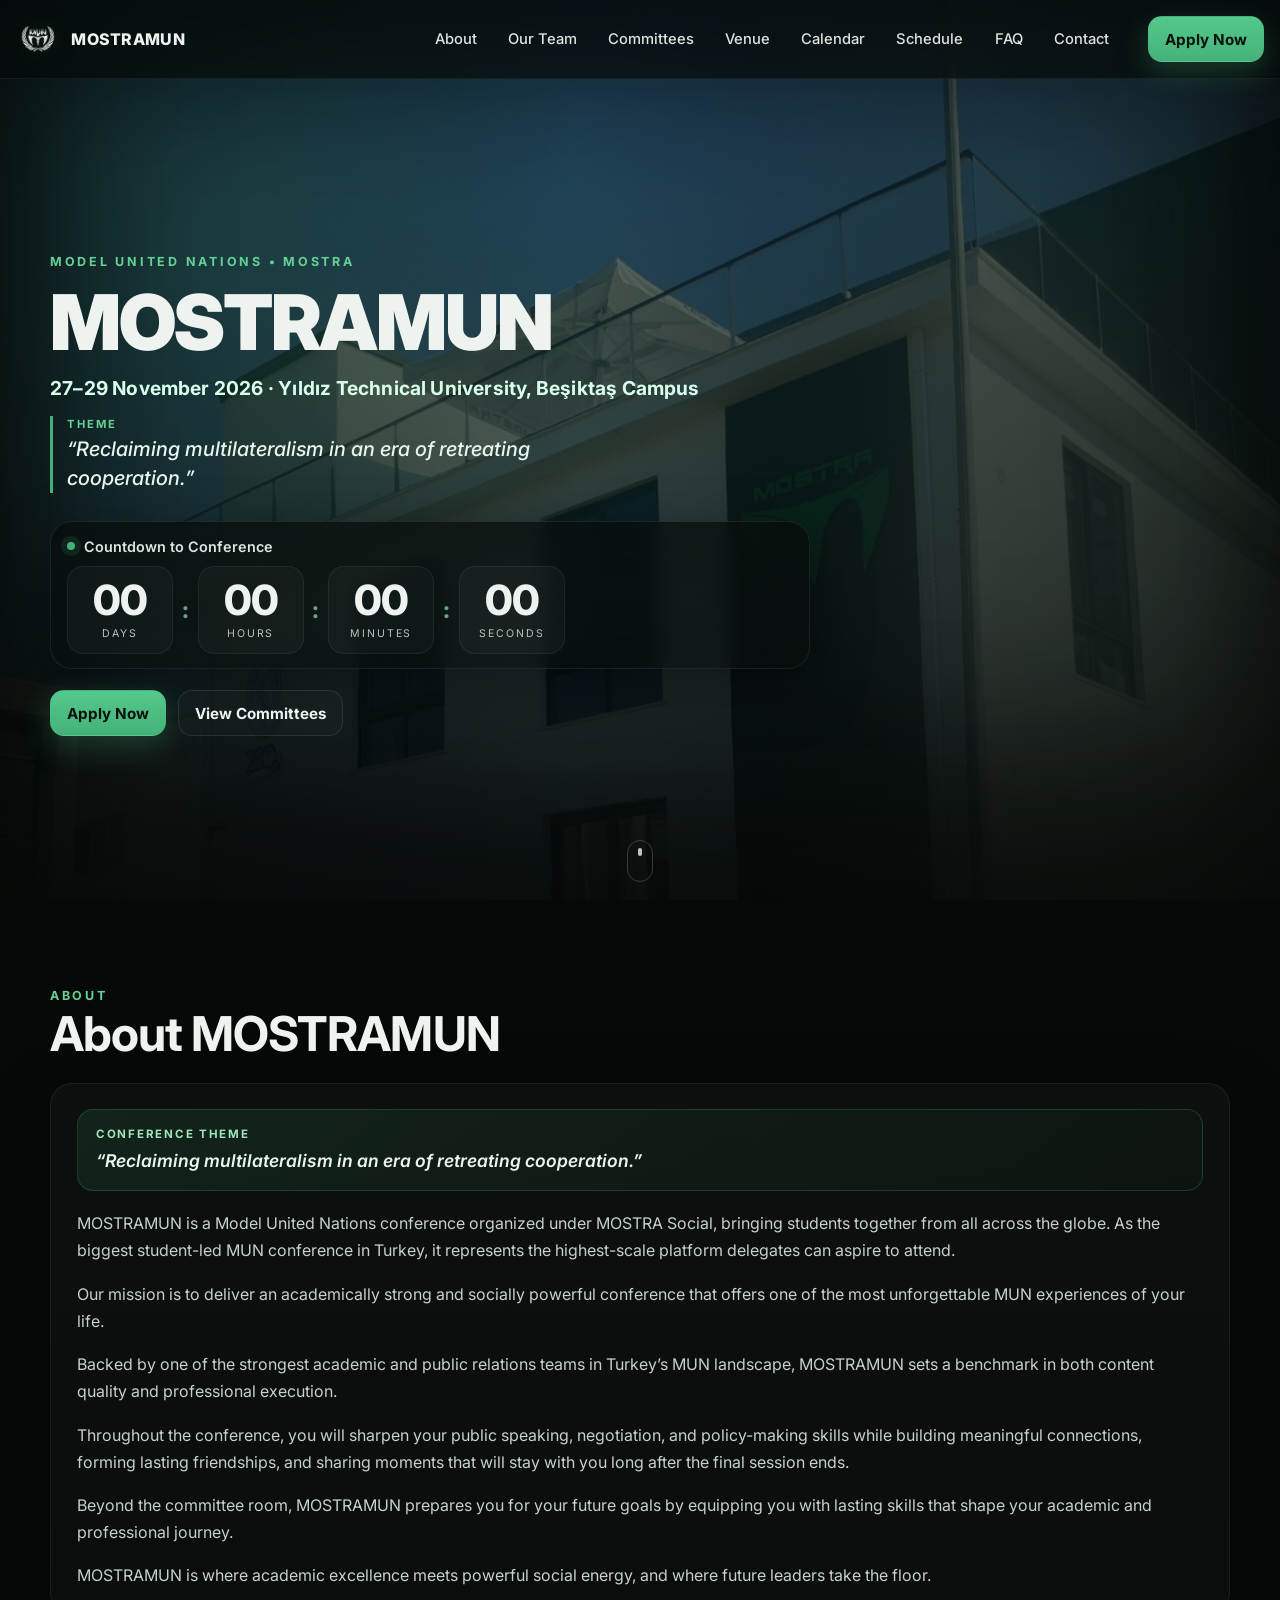
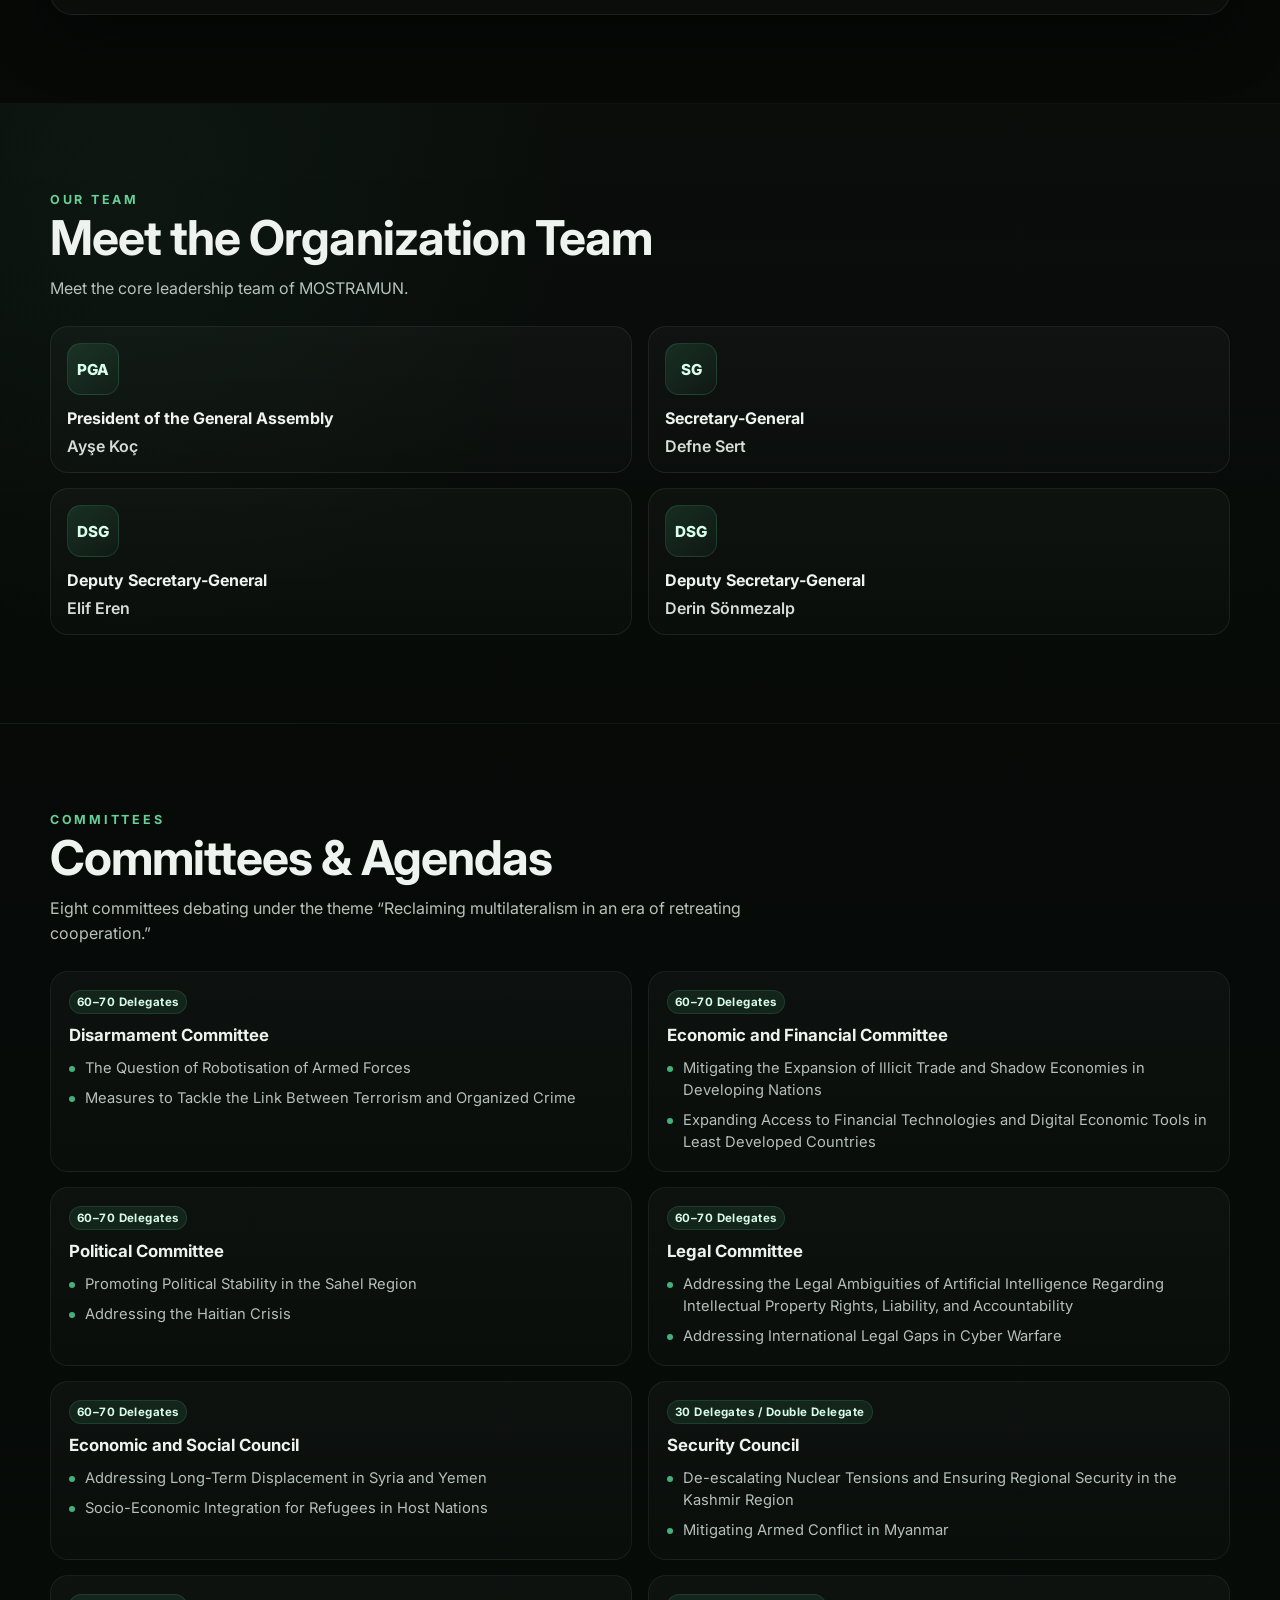
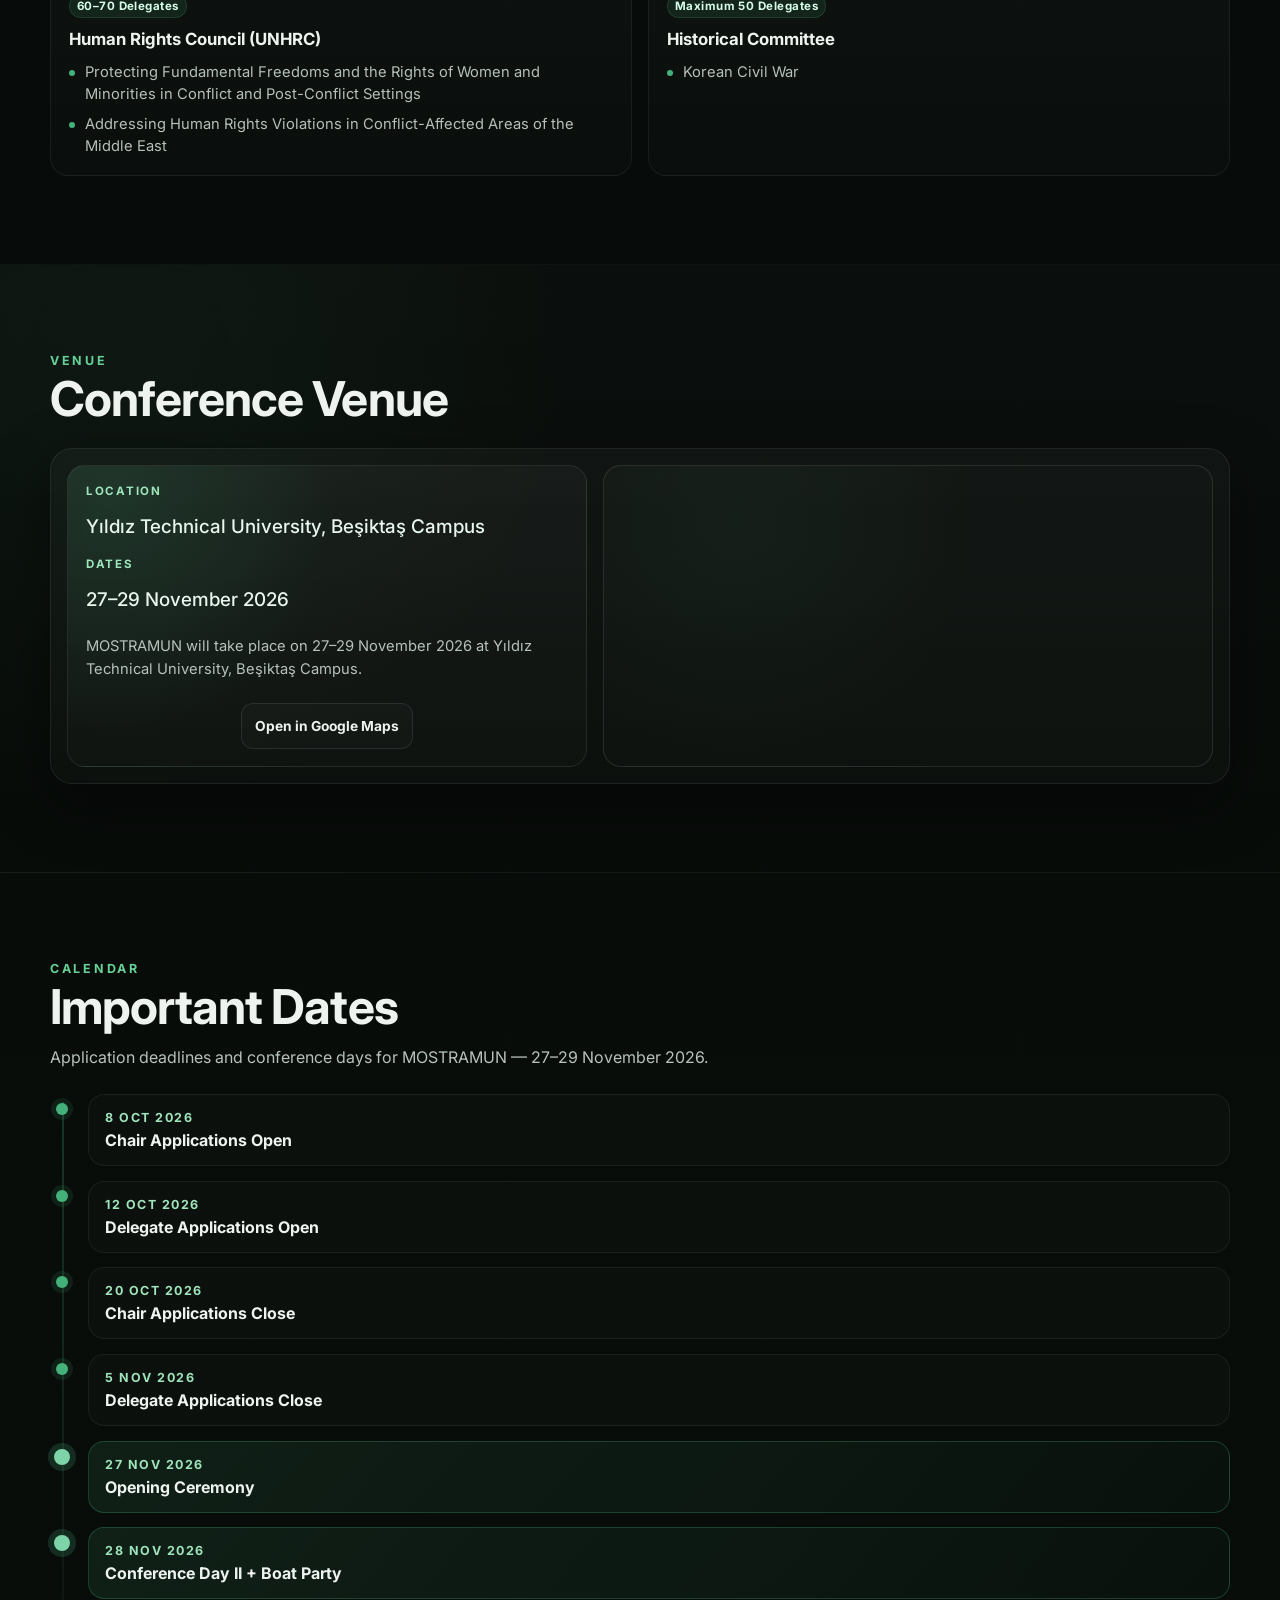
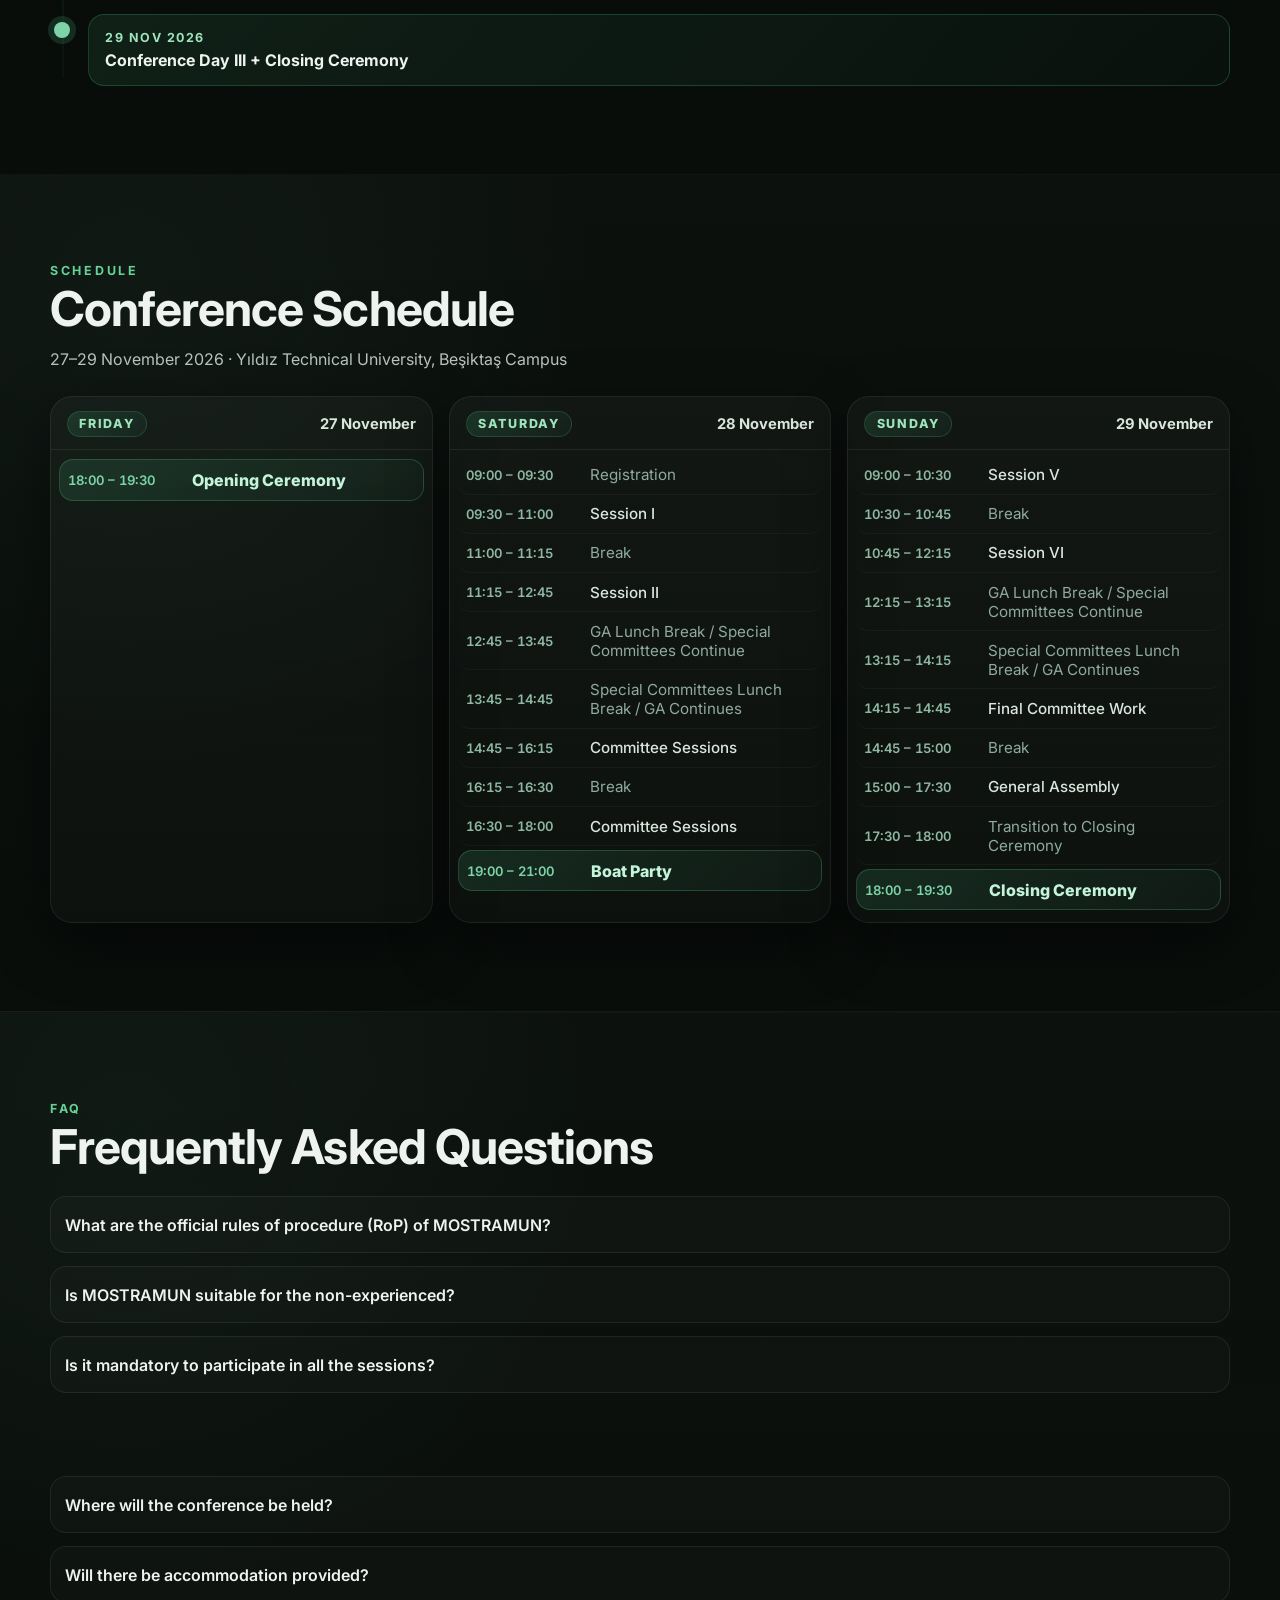
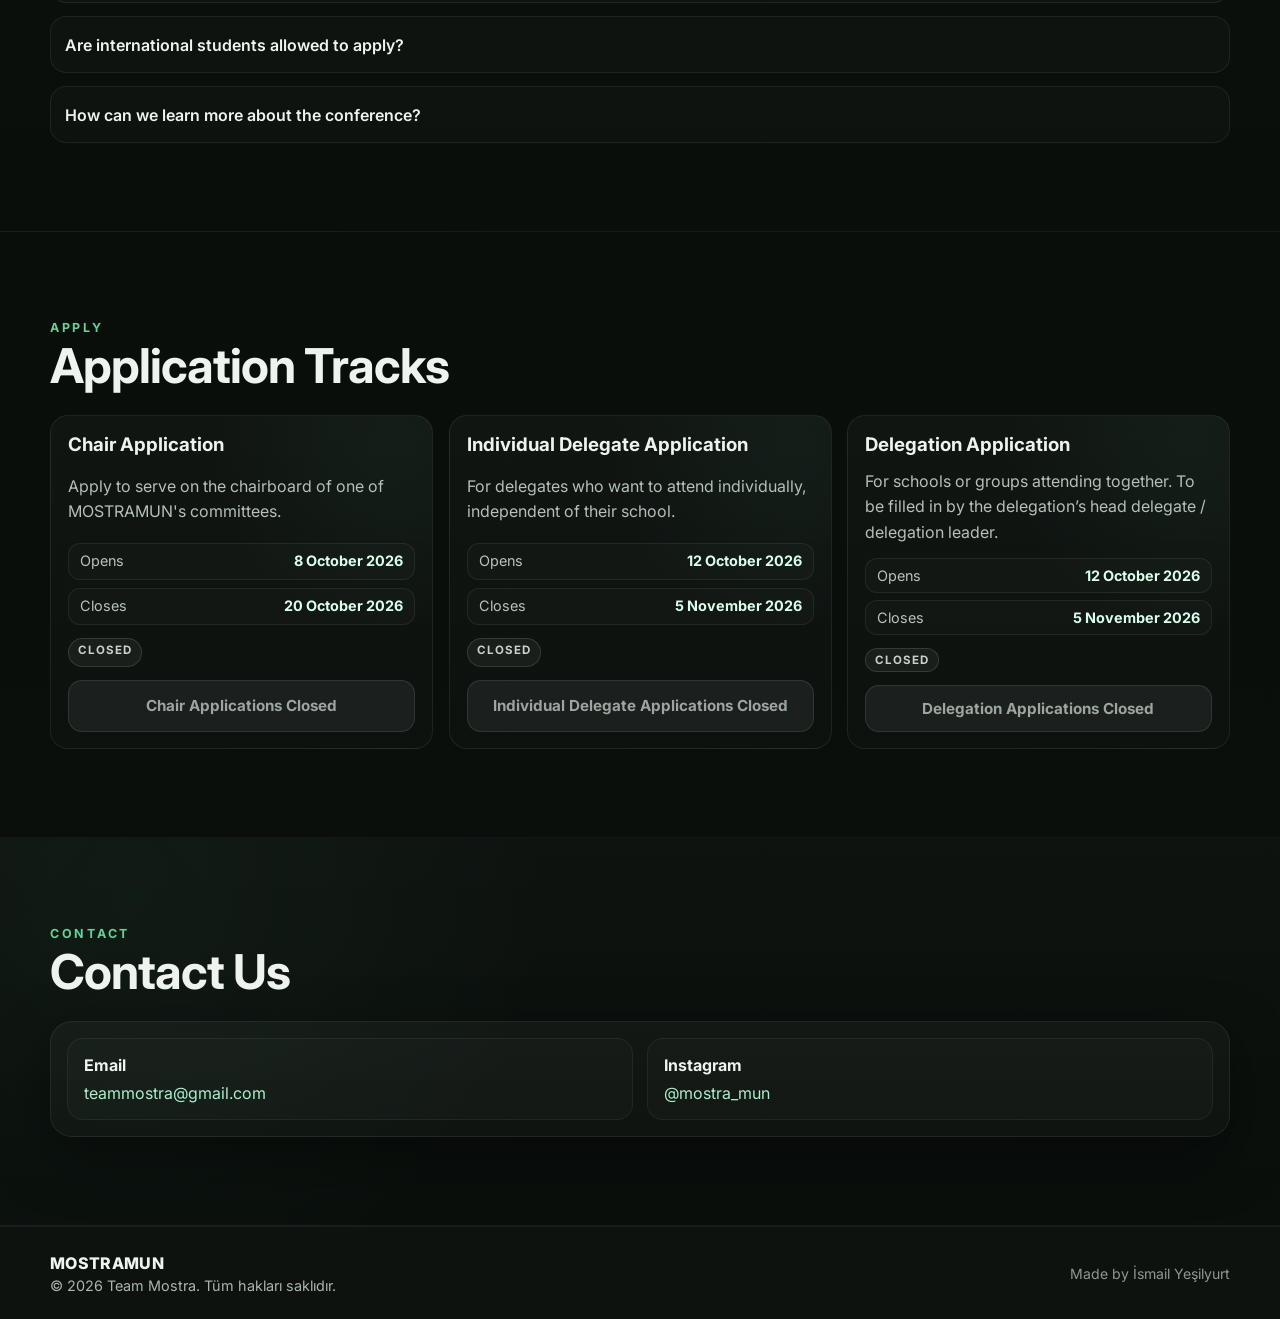
<file: index.html>
<!DOCTYPE html>
<html lang="en">
<head>
  <meta charset="UTF-8" />
  <meta name="viewport" content="width=device-width, initial-scale=1.0" />
  <title>MOSTRAMUN</title>
  <meta
    name="description"
    content="MOSTRAMUN official website — committees, team, venue, calendar, FAQ, contact and applications."
  />
  <link rel="preconnect" href="https://fonts.googleapis.com" />
  <link rel="preconnect" href="https://fonts.gstatic.com" crossorigin />
  <link
    href="https://fonts.googleapis.com/css2?family=Inter:wght@400;500;600;700;800;900&display=swap"
    rel="stylesheet"
  />
  <link rel="stylesheet" href="styles.css" />
</head>
<body>
  <!-- NAVBAR -->
  <header class="site-header" id="top">
    <div class="nav-shell">
      <a href="#top" class="brand">
        <img class="brand-mark" src="assets/mostramunlogo.png" alt="MOSTRAMUN logo" />
        <span class="brand-text">MOSTRAMUN</span>
      </a>

      <nav class="desktop-nav">
        <a href="#about">About</a>
        <a href="#team">Our Team</a>
        <a href="#committees">Committees</a>
        <a href="#venue">Venue</a>
        <a href="#calendar">Calendar</a>
        <a href="#schedule">Schedule</a>
        <a href="#faq">FAQ</a>
        <a href="#contact">Contact</a>
      </nav>

      <a href="#apply" class="btn btn-primary desktop-apply">Apply Now</a>

      <button class="menu-btn" id="menuBtn" aria-label="Toggle menu" aria-controls="mobileNav" aria-expanded="false">
        <span></span><span></span><span></span>
      </button>
    </div>

  </header>

  <div class="mobile-nav" id="mobileNav" aria-hidden="true">
    <a href="#about">About</a>
    <a href="#team">Our Team</a>
    <a href="#committees">Committees</a>
    <a href="#venue">Venue</a>
    <a href="#calendar">Calendar</a>
    <a href="#schedule">Schedule</a>
    <a href="#faq">FAQ</a>
    <a href="#contact">Contact</a>
    <a href="#apply" class="btn btn-primary mobile-apply">Apply Now</a>
  </div>

  <!-- HERO -->
  <section class="hero">
    <div class="hero-bg"></div>
    <div class="hero-overlay"></div>
    <div class="hero-vignette"></div>

    <div class="container hero-content">
      <p class="eyebrow">MODEL UNITED NATIONS • MOSTRA</p>

      <h1>MOSTRAMUN</h1>

      <p class="hero-dates">27–29 November 2026 · Yıldız Technical University, Beşiktaş Campus</p>

      <p class="hero-theme">
        <span class="hero-theme-label">Theme</span>
        “Reclaiming multilateralism in an era of retreating cooperation.”
      </p>

      <div class="countdown-card">
        <div class="countdown-header">
          <span class="countdown-dot"></span>
          <span>Countdown to Conference</span>
        </div>

        <div class="countdown" id="countdown">
          <div class="time-box">
            <span id="days">00</span>
            <small>Days</small>
          </div>
          <div class="time-sep">:</div>
          <div class="time-box">
            <span id="hours">00</span>
            <small>Hours</small>
          </div>
          <div class="time-sep">:</div>
          <div class="time-box">
            <span id="minutes">00</span>
            <small>Minutes</small>
          </div>
          <div class="time-sep">:</div>
          <div class="time-box">
            <span id="seconds">00</span>
            <small>Seconds</small>
          </div>
        </div>

      </div>

      <div class="hero-actions">
        <a href="#apply" class="btn btn-primary">Apply Now</a>
        <a href="#committees" class="btn btn-ghost">View Committees</a>
      </div>
    </div>

    <div class="hero-scroll-indicator">
      <span></span>
    </div>
  </section>

  <!-- ABOUT -->
  <section class="section" id="about">
    <div class="container">
      <div class="section-head">
        <p class="eyebrow">About</p>
        <h2>About MOSTRAMUN</h2>
      </div>

      <div class="panel about-panel">
        <div class="about-text">
          <blockquote class="theme-callout">
            <span>Conference Theme</span>
            “Reclaiming multilateralism in an era of retreating cooperation.”
          </blockquote>
          <p>
            MOSTRAMUN is a Model United Nations conference organized under MOSTRA Social, bringing
            students together from all across the globe. As the biggest student-led MUN conference in
            Turkey, it represents the highest-scale platform delegates can aspire to attend.
          </p>
          <p>
            Our mission is to deliver an academically strong and socially powerful conference that offers
            one of the most unforgettable MUN experiences of your life.
          </p>
          <p>
            Backed by one of the strongest academic and public relations teams in Turkey’s MUN landscape,
            MOSTRAMUN sets a benchmark in both content quality and professional execution.
          </p>
          <p>
            Throughout the conference, you will sharpen your public speaking, negotiation, and policy-making
            skills while building meaningful connections, forming lasting friendships, and sharing moments
            that will stay with you long after the final session ends.
          </p>
          <p>
            Beyond the committee room, MOSTRAMUN prepares you for your future goals by equipping you
            with lasting skills that shape your academic and professional journey.
          </p>
          <p>
            MOSTRAMUN is where academic excellence meets powerful social energy, and where future
            leaders take the floor.
          </p>
        </div>

      </div>
    </div>
  </section>

  <!-- TEAM -->
  <section class="section section-alt" id="team">
    <div class="container">
      <div class="section-head">
        <p class="eyebrow">Our Team</p>
        <h2>Meet the Organization Team</h2>
        <p class="section-desc">
          Meet the core leadership team of MOSTRAMUN.
        </p>
      </div>

      <div class="team-grid">
        <article class="team-card">
          <div class="team-avatar">PGA</div>
          <h3>President of the General Assembly</h3>
          <p class="team-name">Ayşe Koç</p>
        </article>

        <article class="team-card">
          <div class="team-avatar">SG</div>
          <h3>Secretary-General</h3>
          <p class="team-name">Defne Sert</p>
        </article>

        <article class="team-card">
          <div class="team-avatar">DSG</div>
          <h3>Deputy Secretary-General</h3>
          <p class="team-name">Elif Eren</p>
        </article>

        <article class="team-card">
          <div class="team-avatar">DSG</div>
          <h3>Deputy Secretary-General</h3>
          <p class="team-name">Derin Sönmezalp</p>
        </article>
      </div>
    </div>
  </section>

  <!-- COMMITTEES -->
  <section class="section" id="committees">
    <div class="container">
      <div class="section-head">
        <p class="eyebrow">Committees</p>
        <h2>Committees & Agendas</h2>
        <p class="section-desc">
          Eight committees debating under the theme “Reclaiming multilateralism in an era of retreating cooperation.”
        </p>
      </div>

      <div class="committee-grid" id="committeeGrid">
        <!-- Filled by JS -->
      </div>
    </div>
  </section>

  <!-- VENUE -->
  <section class="section section-alt" id="venue">
    <div class="container">
      <div class="section-head">
        <p class="eyebrow">Venue</p>
        <h2>Conference Venue</h2>
      </div>

      <div class="panel venue-panel">
        <div class="venue-content venue-content-single">
          <p class="venue-location-label">LOCATION</p>
          <p class="venue-location-value">Yıldız Technical University, Beşiktaş Campus</p>
          <p class="venue-location-label">DATES</p>
          <p class="venue-location-value">27–29 November 2026</p>
          <p class="venue-note">MOSTRAMUN will take place on 27–29 November 2026 at Yıldız Technical University, Beşiktaş Campus.</p>
          <a href="https://google.com/maps/place//data=!4m2!3m1!1s0x14cab7afd662296b:0x838c088492dac437?sa=X&ved=1t:8290&ictx=111" target="_blank" rel="noopener" class="btn btn-ghost venue-map-btn">Open in Google Maps</a>
        </div>

        <div class="venue-map-embed">
          <iframe
            title="Yıldız Teknik Üniversitesi Beşiktaş Kampüsü Map"
            src="https://www.google.com/maps?q=Y%C4%B1ld%C4%B1z+Teknik+%C3%9Cniversitesi+Be%C5%9Fikta%C5%9F+Kamp%C3%BCs%C3%BC&output=embed"
            loading="lazy"
            allowfullscreen
            referrerpolicy="no-referrer-when-downgrade"
          ></iframe>
        </div>
      </div>
    </div>
  </section>

  <!-- CALENDAR -->
  <section class="section" id="calendar">
    <div class="container">
      <div class="section-head">
        <p class="eyebrow">Calendar</p>
        <h2>Important Dates</h2>
        <p class="section-desc">
          Application deadlines and conference days for MOSTRAMUN — 27–29 November 2026.
        </p>
      </div>

      <div class="timeline">
        <div class="timeline-item">
          <div class="timeline-dot"></div>
          <div class="timeline-card">
            <p class="timeline-date">8 Oct 2026</p>
            <h3>Chair Applications Open</h3>
          </div>
        </div>

        <div class="timeline-item">
          <div class="timeline-dot"></div>
          <div class="timeline-card">
            <p class="timeline-date">12 Oct 2026</p>
            <h3>Delegate Applications Open</h3>
          </div>
        </div>

        <div class="timeline-item">
          <div class="timeline-dot"></div>
          <div class="timeline-card">
            <p class="timeline-date">20 Oct 2026</p>
            <h3>Chair Applications Close</h3>
          </div>
        </div>

        <div class="timeline-item">
          <div class="timeline-dot"></div>
          <div class="timeline-card">
            <p class="timeline-date">5 Nov 2026</p>
            <h3>Delegate Applications Close</h3>
          </div>
        </div>

        <div class="timeline-item timeline-item-conf">
          <div class="timeline-dot"></div>
          <div class="timeline-card">
            <p class="timeline-date">27 Nov 2026</p>
            <h3>Opening Ceremony</h3>
          </div>
        </div>

        <div class="timeline-item timeline-item-conf">
          <div class="timeline-dot"></div>
          <div class="timeline-card">
            <p class="timeline-date">28 Nov 2026</p>
            <h3>Conference Day II + Boat Party</h3>
          </div>
        </div>

        <div class="timeline-item timeline-item-conf">
          <div class="timeline-dot"></div>
          <div class="timeline-card">
            <p class="timeline-date">29 Nov 2026</p>
            <h3>Conference Day III + Closing Ceremony</h3>
          </div>
        </div>
      </div>
    </div>
  </section>

  <!-- SCHEDULE -->
  <section class="section section-alt" id="schedule">
    <div class="container">
      <div class="section-head">
        <p class="eyebrow">Schedule</p>
        <h2>Conference Schedule</h2>
        <p class="section-desc">27–29 November 2026 · Yıldız Technical University, Beşiktaş Campus</p>
      </div>

      <div class="schedule-days">

        <div class="schedule-day panel">
          <div class="schedule-day-header">
            <span class="schedule-day-badge">Friday</span>
            <span class="schedule-day-date">27 November</span>
          </div>
          <div class="schedule-table">
            <div class="schedule-row schedule-row-highlight">
              <span class="schedule-time">18:00 – 19:30</span>
              <span class="schedule-event schedule-highlight">Opening Ceremony</span>
            </div>
          </div>
        </div>

        <div class="schedule-day panel">
          <div class="schedule-day-header">
            <span class="schedule-day-badge">Saturday</span>
            <span class="schedule-day-date">28 November</span>
          </div>
          <div class="schedule-table">
            <div class="schedule-row">
              <span class="schedule-time">09:00 – 09:30</span>
              <span class="schedule-event schedule-break">Registration</span>
            </div>
            <div class="schedule-row">
              <span class="schedule-time">09:30 – 11:00</span>
              <span class="schedule-event">Session I</span>
            </div>
            <div class="schedule-row">
              <span class="schedule-time">11:00 – 11:15</span>
              <span class="schedule-event schedule-break">Break</span>
            </div>
            <div class="schedule-row">
              <span class="schedule-time">11:15 – 12:45</span>
              <span class="schedule-event">Session II</span>
            </div>
            <div class="schedule-row">
              <span class="schedule-time">12:45 – 13:45</span>
              <span class="schedule-event schedule-break">GA Lunch Break / Special Committees Continue</span>
            </div>
            <div class="schedule-row">
              <span class="schedule-time">13:45 – 14:45</span>
              <span class="schedule-event schedule-break">Special Committees Lunch Break / GA Continues</span>
            </div>
            <div class="schedule-row">
              <span class="schedule-time">14:45 – 16:15</span>
              <span class="schedule-event">Committee Sessions</span>
            </div>
            <div class="schedule-row">
              <span class="schedule-time">16:15 – 16:30</span>
              <span class="schedule-event schedule-break">Break</span>
            </div>
            <div class="schedule-row">
              <span class="schedule-time">16:30 – 18:00</span>
              <span class="schedule-event">Committee Sessions</span>
            </div>
            <div class="schedule-row schedule-row-highlight">
              <span class="schedule-time">19:00 – 21:00</span>
              <span class="schedule-event schedule-highlight">Boat Party</span>
            </div>
          </div>
        </div>

        <div class="schedule-day panel">
          <div class="schedule-day-header">
            <span class="schedule-day-badge">Sunday</span>
            <span class="schedule-day-date">29 November</span>
          </div>
          <div class="schedule-table">
            <div class="schedule-row">
              <span class="schedule-time">09:00 – 10:30</span>
              <span class="schedule-event">Session V</span>
            </div>
            <div class="schedule-row">
              <span class="schedule-time">10:30 – 10:45</span>
              <span class="schedule-event schedule-break">Break</span>
            </div>
            <div class="schedule-row">
              <span class="schedule-time">10:45 – 12:15</span>
              <span class="schedule-event">Session VI</span>
            </div>
            <div class="schedule-row">
              <span class="schedule-time">12:15 – 13:15</span>
              <span class="schedule-event schedule-break">GA Lunch Break / Special Committees Continue</span>
            </div>
            <div class="schedule-row">
              <span class="schedule-time">13:15 – 14:15</span>
              <span class="schedule-event schedule-break">Special Committees Lunch Break / GA Continues</span>
            </div>
            <div class="schedule-row">
              <span class="schedule-time">14:15 – 14:45</span>
              <span class="schedule-event">Final Committee Work</span>
            </div>
            <div class="schedule-row">
              <span class="schedule-time">14:45 – 15:00</span>
              <span class="schedule-event schedule-break">Break</span>
            </div>
            <div class="schedule-row">
              <span class="schedule-time">15:00 – 17:30</span>
              <span class="schedule-event">General Assembly</span>
            </div>
            <div class="schedule-row">
              <span class="schedule-time">17:30 – 18:00</span>
              <span class="schedule-event schedule-break">Transition to Closing Ceremony</span>
            </div>
            <div class="schedule-row schedule-row-highlight">
              <span class="schedule-time">18:00 – 19:30</span>
              <span class="schedule-event schedule-highlight">Closing Ceremony</span>
            </div>
          </div>
        </div>

      </div>
    </div>
  </section>

  <!-- FAQ -->
  <section class="section section-alt" id="faq">
    <div class="container">
      <div class="section-head">
        <p class="eyebrow">FAQ</p>
        <h2>Frequently Asked Questions</h2>
      </div>

      <div class="faq-list">
        <details class="faq-item">
          <summary>What are the official rules of procedure (RoP) of MOSTRAMUN?</summary>
          <p>
            MOSTRAMUN will follow the THIMUN procedure.
          </p>
        </details>

        <details class="faq-item">
          <summary>Is MOSTRAMUN suitable for the non-experienced?</summary>
          <p>
            Yes, our conference has committees suitable for first-timers. It's up to your choice but many
            first-timers start with GA's.
          </p>
        </details>

        <details class="faq-item">
          <summary>Is it mandatory to participate in all the sessions?</summary>
          <p>
            If you miss a total of 3 sessions at the conference, you will lose your right to receive an
            award; if you miss 4 sessions, you will lose your right to receive a participation certificate.
          </p>
        </details>

        <details class="faq-item">
          <summary>What is the dress code?</summary>
          <p>
            Our dress code is Western Business Attire.
          </p>
        </details>

        <details class="faq-item">
          <summary>Where will the conference be held?</summary>
          <p>
            MOSTRAMUN will be held on 27–29 November 2026 at Yıldız Technical University, Beşiktaş Campus.
            You can find more information about the address in the venue section.
          </p>
        </details>

        <details class="faq-item">
          <summary>Will there be accommodation provided?</summary>
          <p>
            No, unfortunately there won't be any accommodation provided.
          </p>
        </details>

        <details class="faq-item">
          <summary>Are international students allowed to apply?</summary>
          <p>
            Yes, there is no objection to international students participating in our conference.
          </p>
        </details>

        <details class="faq-item">
          <summary>How can we learn more about the conference?</summary>
          <p>
            You can contact us via e-mail for any further questions through the e-mail address provided in
            the contact us section.
          </p>
        </details>
      </div>
    </div>
  </section>

  <!-- APPLY -->
  <section class="section" id="apply">
    <div class="container">
      <div class="section-head">
        <p class="eyebrow">Apply</p>
        <h2>Application Tracks</h2>
      </div>

      <div class="apply-grid">
        <article class="apply-card" data-apply-track="chair">
          <h3>Chair Application</h3>
          <p>Apply to serve on the chairboard of one of MOSTRAMUN's committees.</p>
          <ul class="apply-dates">
            <li><span>Opens</span><strong>8 October 2026</strong></li>
            <li><span>Closes</span><strong>20 October 2026</strong></li>
          </ul>
          <span class="apply-status" data-apply-status></span>
          <a href="#" target="_blank" rel="noopener" class="btn btn-primary" data-apply-btn>Chair Applications</a>
        </article>

        <article class="apply-card" data-apply-track="individual">
          <h3>Individual Delegate Application</h3>
          <p>For delegates who want to attend individually, independent of their school.</p>
          <ul class="apply-dates">
            <li><span>Opens</span><strong>12 October 2026</strong></li>
            <li><span>Closes</span><strong>5 November 2026</strong></li>
          </ul>
          <span class="apply-status" data-apply-status></span>
          <a href="#" target="_blank" rel="noopener" class="btn btn-primary" data-apply-btn>Individual Delegate Applications</a>
        </article>

        <article class="apply-card" data-apply-track="delegation">
          <h3>Delegation Application</h3>
          <p>For schools or groups attending together. To be filled in by the delegation’s head delegate / delegation leader.</p>
          <ul class="apply-dates">
            <li><span>Opens</span><strong>12 October 2026</strong></li>
            <li><span>Closes</span><strong>5 November 2026</strong></li>
          </ul>
          <span class="apply-status" data-apply-status></span>
          <a href="#" target="_blank" rel="noopener" class="btn btn-primary" data-apply-btn>Delegation Applications</a>
        </article>
      </div>
    </div>
  </section>

  <!-- CONTACT -->
  <section class="section section-alt" id="contact">
    <div class="container">
      <div class="section-head">
        <p class="eyebrow">Contact</p>
        <h2>Contact Us</h2>

      </div>

      <div class="panel contact-panel">
        <div class="contact-card">
          <h3>Email</h3>
          <p><a href="mailto:teammostra@gmail.com">teammostra@gmail.com</a></p>
        </div>
        <div class="contact-card">
          <h3>Instagram</h3>
          <p><a href="https://instagram.com/mostra_mun" target="_blank" rel="noopener">@mostra_mun</a></p>
        </div>
      </div>
    </div>
  </section>

  <!-- FOOTER -->
  <footer class="site-footer">
    <div class="container footer-inner">
      <div class="footer-left">
        <p class="footer-brand">MOSTRAMUN</p>
        <p class="footer-copy">© 2026 Team Mostra. Tüm hakları saklıdır.</p>
      </div>
      <div class="footer-right">
        <p class="footer-sub footer-madeby">
          <a href="https://www.linkedin.com/in/ismailyesilyurt/" target="_blank" rel="noopener">
            Made by İsmail Yeşilyurt
          </a>
        </p>
      </div>
    </div>
  </footer>

  <script src="script.js"></script>
</body>
</html>
</file>
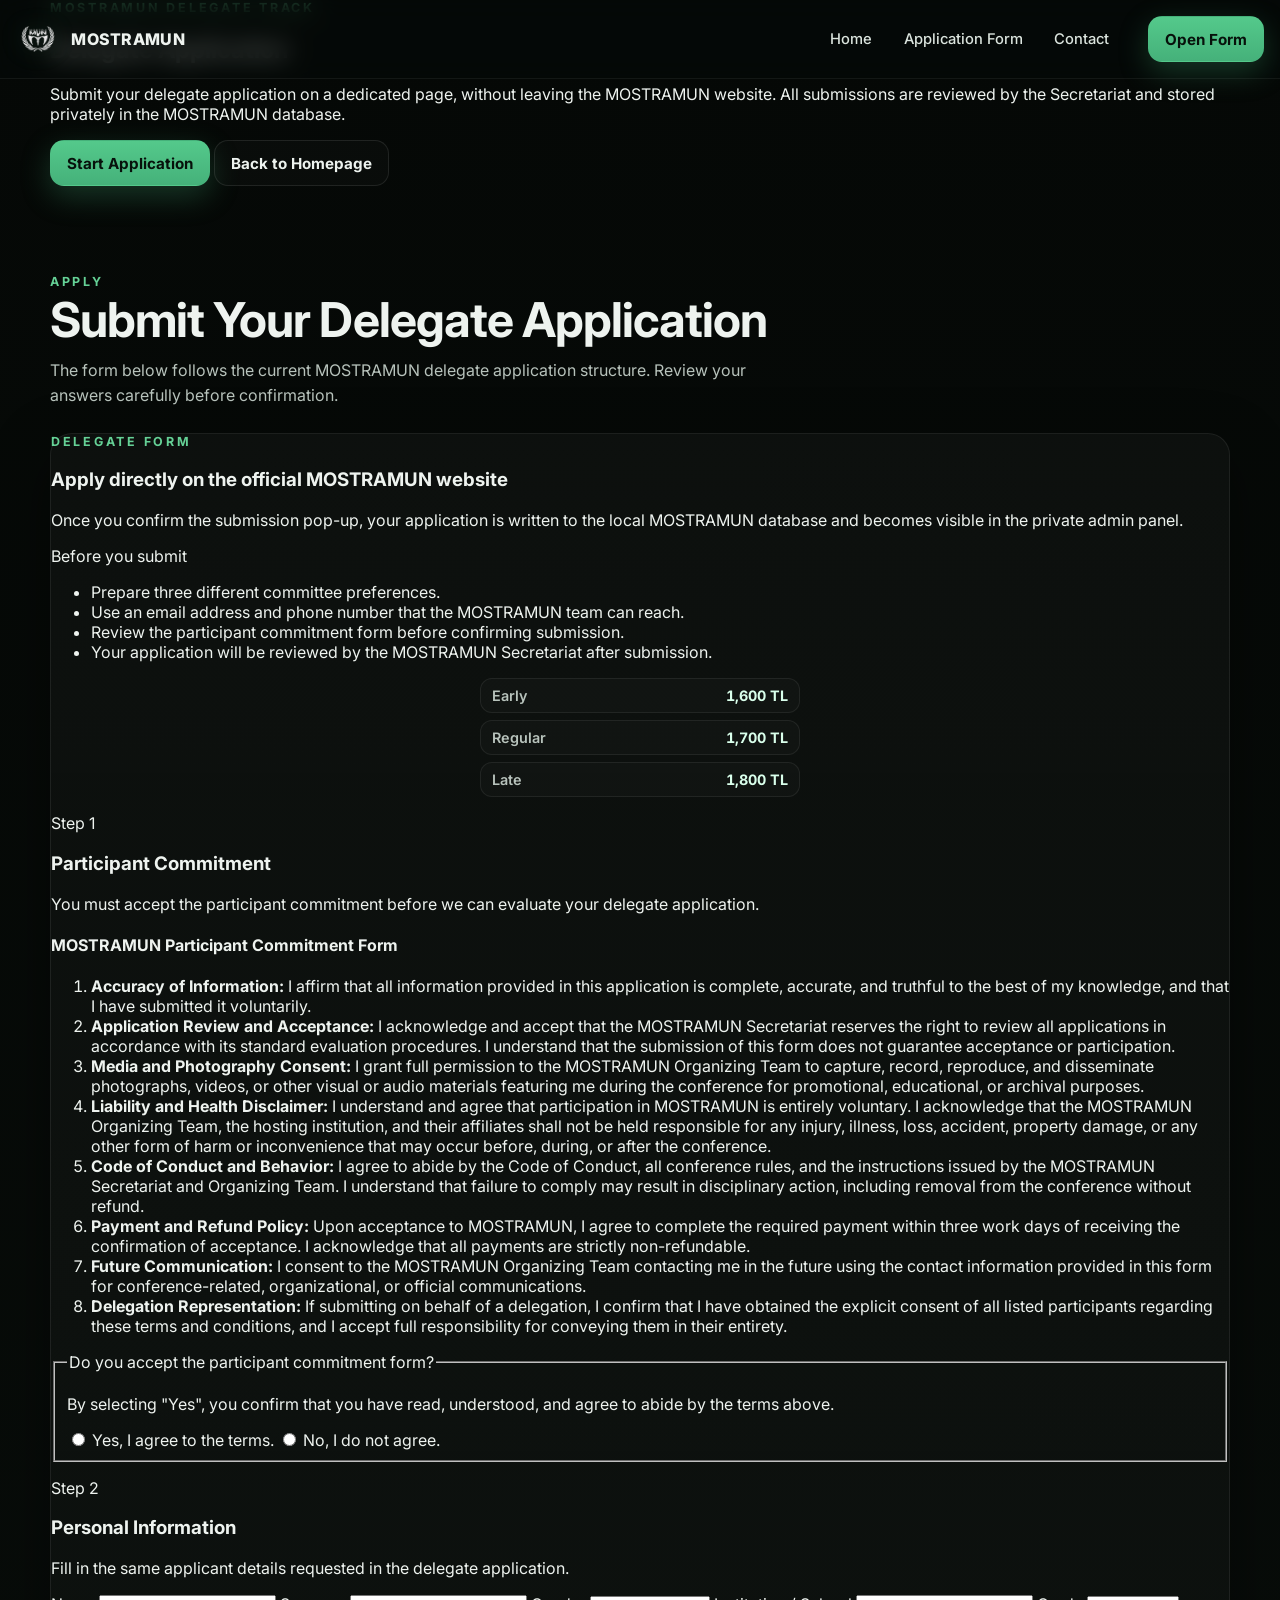
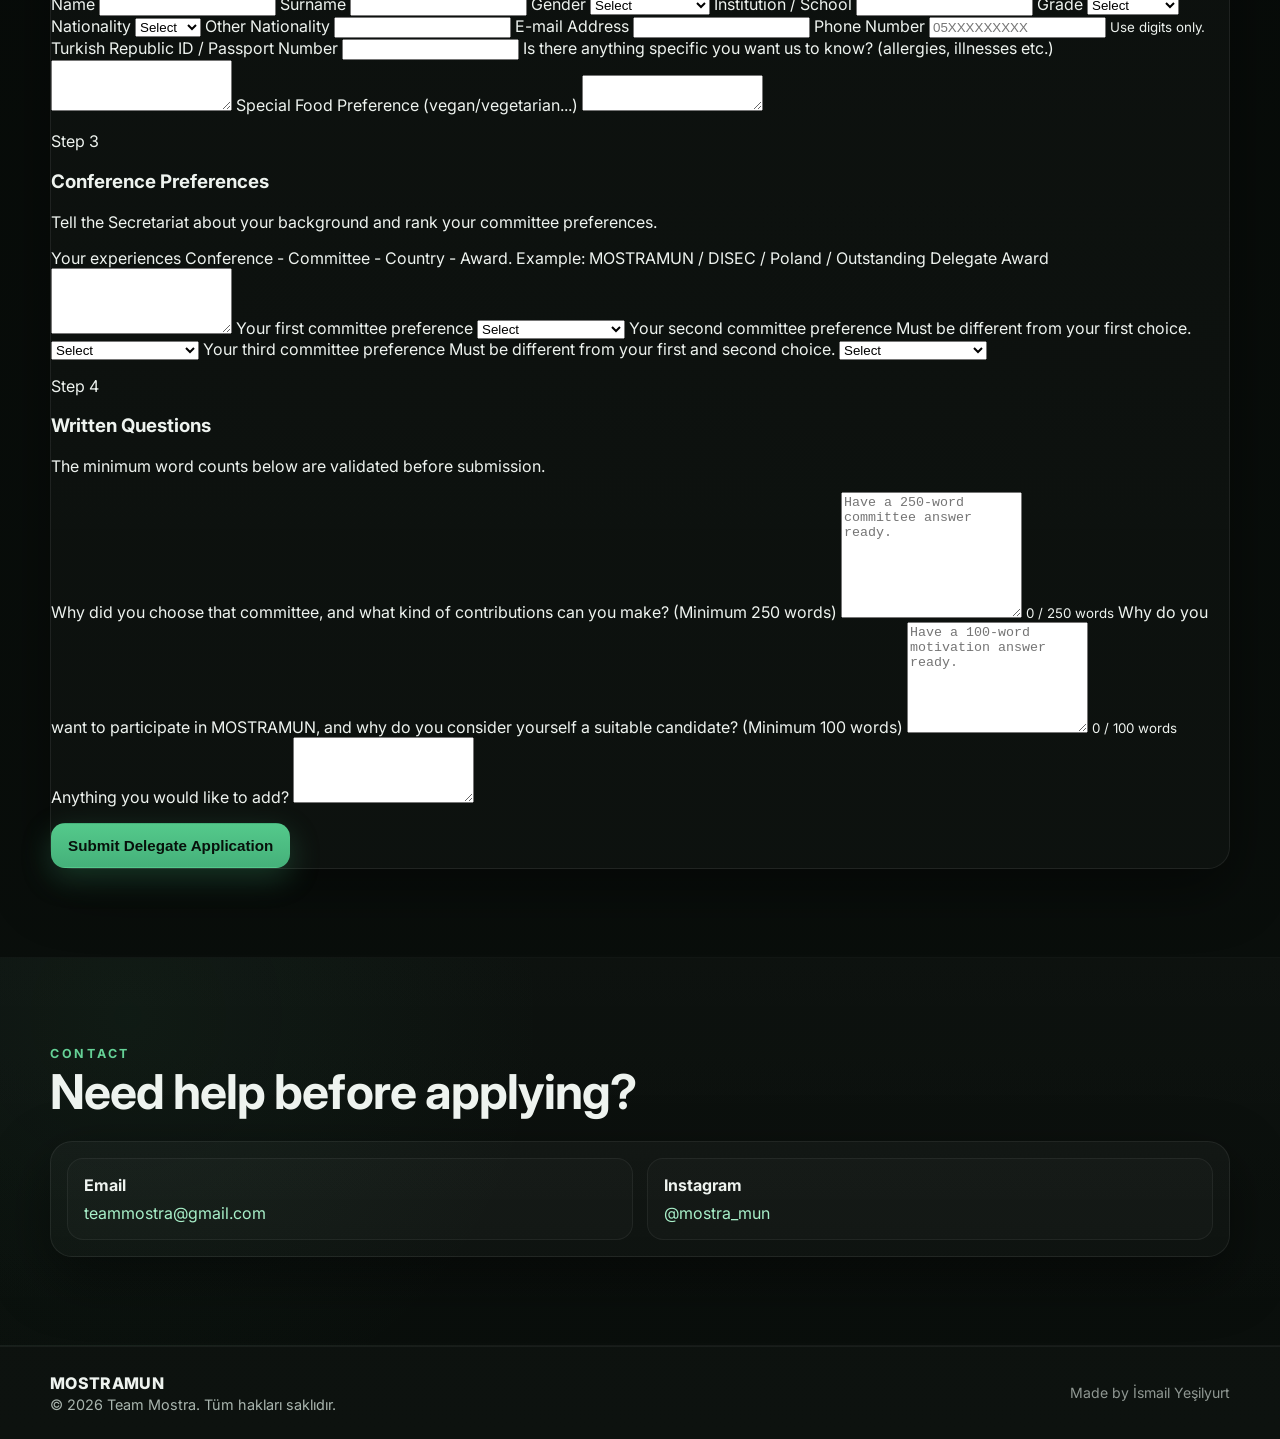
<file: delegate.html>
<!DOCTYPE html>
<html lang="en">
<head>
  <meta charset="UTF-8" />
  <meta name="viewport" content="width=device-width, initial-scale=1.0" />
  <title>Delegate Application | MOSTRAMUN</title>
  <meta
    name="description"
    content="Submit your MOSTRAMUN delegate application directly on the official website."
  />
  <link rel="preconnect" href="https://fonts.googleapis.com" />
  <link rel="preconnect" href="https://fonts.gstatic.com" crossorigin />
  <link
    href="https://fonts.googleapis.com/css2?family=Inter:wght@400;500;600;700;800;900&display=swap"
    rel="stylesheet"
  />
  <link rel="stylesheet" href="styles.css" />
</head>
<body class="delegate-page">
  <header class="site-header" id="top">
    <div class="nav-shell">
      <a href="/" class="brand">
        <img class="brand-mark" src="assets/mostramunlogo.png" alt="MOSTRAMUN logo" />
        <span class="brand-text">MOSTRAMUN</span>
      </a>

      <nav class="desktop-nav">
        <a href="/">Home</a>
        <a href="#delegate-form">Application Form</a>
        <a href="#contact">Contact</a>
      </nav>

      <a href="#delegate-form" class="btn btn-primary desktop-apply">Open Form</a>

      <button class="menu-btn" id="menuBtn" aria-label="Toggle menu" aria-controls="mobileNav" aria-expanded="false">
        <span></span><span></span><span></span>
      </button>
    </div>
  </header>

  <div class="mobile-nav" id="mobileNav" aria-hidden="true">
    <a href="/">Home</a>
    <a href="#delegate-form">Application Form</a>
    <a href="#contact">Contact</a>
    <a href="#delegate-form" class="btn btn-primary mobile-apply">Open Form</a>
  </div>

  <section class="subpage-hero delegate-page-hero">
    <div class="container subpage-hero-content">
      <p class="eyebrow">MOSTRAMUN Delegate Track</p>
      <h1>Delegate Application</h1>
      <p class="subpage-lead">
        Submit your delegate application on a dedicated page, without leaving the MOSTRAMUN website.
        All submissions are reviewed by the Secretariat and stored privately in the MOSTRAMUN
        database.
      </p>

      <div class="subpage-actions">
        <a href="#delegate-form" class="btn btn-primary">Start Application</a>
        <a href="/" class="btn btn-ghost">Back to Homepage</a>
      </div>
    </div>
  </section>

  <section class="section" id="delegate-form">
    <div class="container">
      <div class="section-head">
        <p class="eyebrow">Apply</p>
        <h2>Submit Your Delegate Application</h2>
        <p class="section-desc">
          The form below follows the current MOSTRAMUN delegate application structure. Review your
          answers carefully before confirmation.
        </p>
      </div>

      <div class="delegate-form-shell panel">
        <div class="delegate-form-intro">
          <p class="eyebrow">Delegate Form</p>
          <h3>Apply directly on the official MOSTRAMUN website</h3>
          <p class="delegate-intro-copy">
            Once you confirm the submission pop-up, your application is written to the local
            MOSTRAMUN database and becomes visible in the private admin panel.
          </p>

          <div class="delegate-callout">
            <p class="delegate-callout-title">Before you submit</p>
            <ul class="delegate-checklist">
              <li>Prepare three different committee preferences.</li>
              <li>Use an email address and phone number that the MOSTRAMUN team can reach.</li>
              <li>Review the participant commitment form before confirming submission.</li>
              <li>Your application will be reviewed by the MOSTRAMUN Secretariat after submission.</li>
            </ul>
          </div>

          <div class="apply-pricing delegate-pricing">
            <p class="price-row"><span class="price-label">Early</span> <span class="price-value">1,600 TL</span></p>
            <p class="price-row"><span class="price-label">Regular</span> <span class="price-value">1,700 TL</span></p>
            <p class="price-row"><span class="price-label">Late</span> <span class="price-value">1,800 TL</span></p>
          </div>
        </div>

        <form class="delegate-form" id="delegateForm" novalidate>
          <div class="form-section">
            <div class="form-section-head">
              <p class="form-section-kicker">Step 1</p>
              <h3>Participant Commitment</h3>
              <p>
                You must accept the participant commitment before we can evaluate your delegate
                application.
              </p>
            </div>

            <div class="commitment-box">
              <h4>MOSTRAMUN Participant Commitment Form</h4>
              <ol class="commitment-list">
                <li>
                  <strong>Accuracy of Information:</strong> I affirm that all information provided in
                  this application is complete, accurate, and truthful to the best of my knowledge,
                  and that I have submitted it voluntarily.
                </li>
                <li>
                  <strong>Application Review and Acceptance:</strong> I acknowledge and accept that
                  the MOSTRAMUN Secretariat reserves the right to review all applications in
                  accordance with its standard evaluation procedures. I understand that the submission
                  of this form does not guarantee acceptance or participation.
                </li>
                <li>
                  <strong>Media and Photography Consent:</strong> I grant full permission to the
                  MOSTRAMUN Organizing Team to capture, record, reproduce, and disseminate
                  photographs, videos, or other visual or audio materials featuring me during the
                  conference for promotional, educational, or archival purposes.
                </li>
                <li>
                  <strong>Liability and Health Disclaimer:</strong> I understand and agree that
                  participation in MOSTRAMUN is entirely voluntary. I acknowledge that the MOSTRAMUN
                  Organizing Team, the hosting institution, and their affiliates shall not be held
                  responsible for any injury, illness, loss, accident, property damage, or any other
                  form of harm or inconvenience that may occur before, during, or after the
                  conference.
                </li>
                <li>
                  <strong>Code of Conduct and Behavior:</strong> I agree to abide by the Code of
                  Conduct, all conference rules, and the instructions issued by the MOSTRAMUN
                  Secretariat and Organizing Team. I understand that failure to comply may result in
                  disciplinary action, including removal from the conference without refund.
                </li>
                <li>
                  <strong>Payment and Refund Policy:</strong> Upon acceptance to MOSTRAMUN, I agree
                  to complete the required payment within three work days of receiving the
                  confirmation of acceptance. I acknowledge that all payments are strictly
                  non-refundable.
                </li>
                <li>
                  <strong>Future Communication:</strong> I consent to the MOSTRAMUN Organizing Team
                  contacting me in the future using the contact information provided in this form for
                  conference-related, organizational, or official communications.
                </li>
                <li>
                  <strong>Delegation Representation:</strong> If submitting on behalf of a delegation,
                  I confirm that I have obtained the explicit consent of all listed participants
                  regarding these terms and conditions, and I accept full responsibility for conveying
                  them in their entirety.
                </li>
              </ol>
            </div>

            <div class="form-grid form-grid-1">
              <fieldset class="form-field radio-field">
                <legend>Do you accept the participant commitment form?</legend>
                <p class="field-hint">
                  By selecting "Yes", you confirm that you have read, understood, and agree to abide
                  by the terms above.
                </p>
                <div class="choice-row">
                  <label class="choice-pill">
                    <input type="radio" name="agreementAccepted" value="yes" required />
                    <span>Yes, I agree to the terms.</span>
                  </label>
                  <label class="choice-pill">
                    <input type="radio" name="agreementAccepted" value="no" />
                    <span>No, I do not agree.</span>
                  </label>
                </div>
              </fieldset>
            </div>
          </div>

          <div class="form-section">
            <div class="form-section-head">
              <p class="form-section-kicker">Step 2</p>
              <h3>Personal Information</h3>
              <p>Fill in the same applicant details requested in the delegate application.</p>
            </div>

            <div class="form-grid form-grid-2">
              <label class="form-field">
                <span>Name</span>
                <input type="text" name="name" autocomplete="given-name" required />
              </label>

              <label class="form-field">
                <span>Surname</span>
                <input type="text" name="surname" autocomplete="family-name" required />
              </label>

              <label class="form-field">
                <span>Gender</span>
                <select name="gender" required>
                  <option value="">Select</option>
                  <option value="Male">Male</option>
                  <option value="Female">Female</option>
                  <option value="Prefer not to say">Prefer not to say</option>
                </select>
              </label>

              <label class="form-field">
                <span>Institution / School</span>
                <input type="text" name="institution" autocomplete="organization" required />
              </label>

              <label class="form-field">
                <span>Grade</span>
                <select name="grade" required>
                  <option value="">Select</option>
                  <option value="Preparatory">Preparatory</option>
                  <option value="9.Grade">9.Grade</option>
                  <option value="10.Grade">10.Grade</option>
                  <option value="11.Grade">11.Grade</option>
                  <option value="12.Grade">12.Grade</option>
                </select>
              </label>

              <label class="form-field">
                <span>Nationality</span>
                <select name="nationality" id="nationalitySelect" required>
                  <option value="">Select</option>
                  <option value="Turkish">Turkish</option>
                  <option value="Other">Other</option>
                </select>
              </label>

              <label class="form-field hidden-field" id="nationalityOtherField">
                <span>Other Nationality</span>
                <input type="text" name="nationalityOther" />
              </label>

              <label class="form-field">
                <span>E-mail Address</span>
                <input type="email" name="email" autocomplete="email" required />
              </label>

              <label class="form-field">
                <span>Phone Number</span>
                <input type="tel" name="phone" autocomplete="tel" inputmode="numeric" placeholder="05XXXXXXXXX" required />
                <small class="field-hint">Use digits only.</small>
              </label>

              <label class="form-field">
                <span>Turkish Republic ID / Passport Number</span>
                <input type="text" name="identityNumber" autocomplete="off" required />
              </label>

              <label class="form-field form-field-full">
                <span>Is there anything specific you want us to know? (allergies, illnesses etc.)</span>
                <textarea name="healthNotes" rows="3" required></textarea>
              </label>

              <label class="form-field form-field-full">
                <span>Special Food Preference (vegan/vegetarian...)</span>
                <textarea name="foodPreference" rows="2" required></textarea>
              </label>
            </div>
          </div>

          <div class="form-section">
            <div class="form-section-head">
              <p class="form-section-kicker">Step 3</p>
              <h3>Conference Preferences</h3>
              <p>Tell the Secretariat about your background and rank your committee preferences.</p>
            </div>

            <div class="form-grid form-grid-2">
              <label class="form-field form-field-full">
                <span>Your experiences</span>
                <span class="field-hint">
                  Conference - Committee - Country - Award. Example: MOSTRAMUN / DISEC / Poland /
                  Outstanding Delegate Award
                </span>
                <textarea name="experiences" rows="4" required></textarea>
              </label>

              <label class="form-field">
                <span>Your first committee preference</span>
                <select name="firstCommitteePreference" required>
                  <option value="">Select</option>
                  <option value="LEGAL">LEGAL</option>
                  <option value="SOCHUM">SOCHUM</option>
                  <option value="UNWOMEN">UNWOMEN</option>
                  <option value="IAAP">IAAP</option>
                  <option value="EGM">EGM</option>
                  <option value="FIA">FIA</option>
                  <option value="US Federal Court">US Federal Court</option>
                  <option value="House of Commons">House of Commons</option>
                  <option value="European Parliament">European Parliament</option>
                  <option value="SUMMIT">SUMMIT</option>
                  <option value="H-UNSC">H-UNSC</option>
                  <option value="HCC">HCC</option>
                  <option value="Board of Peace">Board of Peace</option>
                  <option value="FJCC">FJCC</option>
                  <option value="FCC">FCC</option>
                  <option value="JCC">JCC</option>
                </select>
              </label>

              <label class="form-field">
                <span>Your second committee preference</span>
                <span class="field-hint">Must be different from your first choice.</span>
                <select name="secondCommitteePreference" required>
                  <option value="">Select</option>
                  <option value="LEGAL">LEGAL</option>
                  <option value="SOCHUM">SOCHUM</option>
                  <option value="UNWOMEN">UNWOMEN</option>
                  <option value="IAAP">IAAP</option>
                  <option value="EGM">EGM</option>
                  <option value="FIA">FIA</option>
                  <option value="US Federal Court">US Federal Court</option>
                  <option value="House of Commons">House of Commons</option>
                  <option value="European Parliament">European Parliament</option>
                  <option value="SUMMIT">SUMMIT</option>
                  <option value="H-UNSC">H-UNSC</option>
                  <option value="HCC">HCC</option>
                  <option value="Board of Peace">Board of Peace</option>
                  <option value="FJCC">FJCC</option>
                  <option value="FCC">FCC</option>
                  <option value="JCC">JCC</option>
                </select>
              </label>

              <label class="form-field">
                <span>Your third committee preference</span>
                <span class="field-hint">Must be different from your first and second choice.</span>
                <select name="thirdCommitteePreference" required>
                  <option value="">Select</option>
                  <option value="LEGAL">LEGAL</option>
                  <option value="SOCHUM">SOCHUM</option>
                  <option value="UNWOMEN">UNWOMEN</option>
                  <option value="IAAP">IAAP</option>
                  <option value="EGM">EGM</option>
                  <option value="FIA">FIA</option>
                  <option value="US Federal Court">US Federal Court</option>
                  <option value="House of Commons">House of Commons</option>
                  <option value="European Parliament">European Parliament</option>
                  <option value="SUMMIT">SUMMIT</option>
                  <option value="H-UNSC">H-UNSC</option>
                  <option value="HCC">HCC</option>
                  <option value="Board of Peace">Board of Peace</option>
                  <option value="FJCC">FJCC</option>
                  <option value="FCC">FCC</option>
                  <option value="JCC">JCC</option>
                </select>
              </label>
            </div>
          </div>

          <div class="form-section">
            <div class="form-section-head">
              <p class="form-section-kicker">Step 4</p>
              <h3>Written Questions</h3>
              <p>The minimum word counts below are validated before submission.</p>
            </div>

            <div class="form-grid form-grid-1">
              <label class="form-field form-field-full">
                <span>Why did you choose that committee, and what kind of contributions can you make?</span>
                <span class="field-hint">(Minimum 250 words)</span>
                <textarea
                  id="committeeContribution"
                  name="committeeContribution"
                  rows="8"
                  data-min-words="250"
                  placeholder="Have a 250-word committee answer ready."
                  required
                ></textarea>
                <small class="field-counter" data-counter-for="committeeContribution">0 / 250 words</small>
              </label>

              <label class="form-field form-field-full">
                <span>Why do you want to participate in MOSTRAMUN, and why do you consider yourself a suitable candidate?</span>
                <span class="field-hint">(Minimum 100 words)</span>
                <textarea
                  id="participationMotivation"
                  name="participationMotivation"
                  rows="7"
                  data-min-words="100"
                  placeholder="Have a 100-word motivation answer ready."
                  required
                ></textarea>
                <small class="field-counter" data-counter-for="participationMotivation">0 / 100 words</small>
              </label>

              <label class="form-field form-field-full">
                <span>Anything you would like to add?</span>
                <textarea name="additionalNotes" rows="4"></textarea>
              </label>
            </div>
          </div>

          <div class="form-actions">
            <p class="form-status" id="delegateFormStatus" role="status" aria-live="polite"></p>
            <button class="btn btn-primary" id="delegateSubmitButton" type="submit">
              Submit Delegate Application
            </button>
          </div>
        </form>
      </div>
    </div>
  </section>

  <section class="section section-alt" id="contact">
    <div class="container">
      <div class="section-head">
        <p class="eyebrow">Contact</p>
        <h2>Need help before applying?</h2>
      </div>

      <div class="panel contact-panel">
        <div class="contact-card">
          <h3>Email</h3>
          <p><a href="mailto:teammostra@gmail.com">teammostra@gmail.com</a></p>
        </div>
        <div class="contact-card">
          <h3>Instagram</h3>
          <p><a href="https://instagram.com/mostra_mun" target="_blank" rel="noopener">@mostra_mun</a></p>
        </div>
      </div>
    </div>
  </section>

  <footer class="site-footer">
    <div class="container footer-inner">
      <div class="footer-left">
        <p class="footer-brand">MOSTRAMUN</p>
        <p class="footer-copy">© 2026 Team Mostra. Tüm hakları saklıdır.</p>
      </div>
      <div class="footer-right">
        <p class="footer-sub footer-madeby">
          <a href="https://www.linkedin.com/in/ismailyesilyurt/" target="_blank" rel="noopener">
            Made by İsmail Yeşilyurt
          </a>
        </p>
      </div>
    </div>
  </footer>

  <div class="modal" id="submitConfirmModal" aria-hidden="true">
    <div class="modal-backdrop" id="submitConfirmBackdrop"></div>
    <div class="modal-card submit-confirm-card" role="dialog" aria-modal="true" aria-labelledby="submitConfirmTitle">
      <button class="modal-close" id="submitConfirmClose" aria-label="Close">×</button>
      <p class="modal-tag">Final Confirmation</p>
      <h3 id="submitConfirmTitle">Ready to send your application?</h3>
      <p class="submit-confirm-copy">
        After confirmation, your delegate application will be submitted to the MOSTRAMUN database for
        Secretariat review.
      </p>
      <div class="submit-confirm-actions">
        <button class="btn btn-ghost" id="submitConfirmCancel" type="button">Back to Form</button>
        <button class="btn btn-primary" id="submitConfirmApprove" type="button">Confirm and Submit</button>
      </div>
    </div>
  </div>

  <script src="script.js"></script>
</body>
</html>
</file>
<file: styles.css>
:root {
  --bg: #070b09;
  --bg-2: #0c120f;
  --card: rgba(255, 255, 255, 0.04);
  --card-2: rgba(255, 255, 255, 0.06);
  --line: rgba(255, 255, 255, 0.1);
  --text: #eef3ef;
  --muted: #b7c2bb;
  --green: #45b17a;
  --green-2: #2e8f60;
  --green-glow: rgba(69, 177, 122, 0.3);
  --shadow: 0 20px 60px rgba(0, 0, 0, 0.45);
  --radius: 20px;
  --radius-sm: 14px;
  --container: 1180px;
}

* {
  box-sizing: border-box;
}

html {
  scroll-behavior: smooth;
}

body {
  margin: 0;
  font-family: "Inter", sans-serif;
  background: linear-gradient(180deg, #050806 0%, #0a0f0c 100%);
  color: var(--text);
}

a {
  color: inherit;
  text-decoration: none;
}

.container {
  width: min(var(--container), calc(100% - 2rem));
  margin-inline: auto;
}

/* HEADER */
.site-header {
  position: fixed;
  top: 0;
  width: 100%;
  z-index: 1100;
  background: rgba(6, 10, 8, 0.65);
  backdrop-filter: blur(12px);
  border-bottom: 1px solid rgba(255, 255, 255, 0.06);
}

.nav-shell {
  width: min(1280px, calc(100% - 2rem));
  margin-inline: auto;
  height: 78px;
  display: flex;
  align-items: center;
  gap: 1rem;
  position: relative;
  z-index: 1002;
}

.brand {
  display: flex;
  align-items: center;
  gap: 0.7rem;
  font-weight: 800;
  letter-spacing: 0.02em;
  margin-right: 0.5rem;
}

.brand-mark {
  width: auto;
  height: 44px;
  display: block;
  filter: drop-shadow(0 0 12px rgba(69, 177, 122, 0.24));
}

.brand-text {
  font-size: 1rem;
}

.desktop-nav {
  display: flex;
  align-items: center;
  gap: 0.25rem;
  margin-left: auto;
}

.desktop-nav a {
  color: #dbe4de;
  font-size: 0.92rem;
  font-weight: 500;
  padding: 0.65rem 0.85rem;
  border-radius: 12px;
  transition: 0.2s ease;
}

.desktop-nav a:hover {
  background: rgba(255, 255, 255, 0.04);
  color: #fff;
}

.desktop-apply {
  margin-left: 0.6rem;
}

.menu-btn {
  display: none;
  margin-left: auto;
  width: 44px;
  height: 44px;
  border: 1px solid var(--line);
  background: rgba(255, 255, 255, 0.03);
  border-radius: 12px;
  cursor: pointer;
  padding: 10px;
  position: relative;
  z-index: 1003;
  transition: background 0.25s ease, border-color 0.25s ease;
}

.menu-btn span {
  display: block;
  height: 2px;
  background: #eaf1ec;
  margin: 5px 0;
  border-radius: 999px;
  transition: transform 0.28s ease, opacity 0.22s ease;
  transform-origin: center;
}

.mobile-nav {
  display: none;
  position: fixed;
  inset: 0;
  width: 100vw;
  min-height: 100svh;
  height: 100dvh;
  padding: 6.1rem 1.2rem 1.2rem;
  background:
    radial-gradient(circle at 14% 12%, rgba(69, 177, 122, 0.18), transparent 42%),
    linear-gradient(180deg, rgba(5, 8, 6, 0.96), rgba(6, 10, 8, 0.98));
  backdrop-filter: blur(10px);
  opacity: 0;
  visibility: hidden;
  pointer-events: none;
  transform: translateY(-14px) scale(1.01);
  transition:
    opacity 0.32s ease,
    transform 0.38s cubic-bezier(0.2, 0.8, 0.2, 1),
    visibility 0s linear 0.38s;
  z-index: 1090;
  overflow-y: auto;
  align-content: start;
  gap: 0.5rem;
}

.mobile-nav.open {
  opacity: 1;
  visibility: visible;
  pointer-events: auto;
  transform: translateY(0) scale(1);
  transition:
    opacity 0.32s ease,
    transform 0.38s cubic-bezier(0.2, 0.8, 0.2, 1),
    visibility 0s;
}

.mobile-nav a {
  padding: 1rem;
  border-radius: 14px;
  color: #edf3ef;
  border: 1px solid rgba(255, 255, 255, 0.09);
  background: rgba(255, 255, 255, 0.02);
  font-size: 1.02rem;
  font-weight: 600;
  opacity: 0;
  transform: translateY(18px);
  transition: transform 0.32s ease, opacity 0.32s ease, background 0.2s ease, border-color 0.2s ease;
}

.mobile-nav.open a {
  opacity: 1;
  transform: translateY(0);
}

.mobile-nav.open a:nth-child(1) { transition-delay: 40ms; }
.mobile-nav.open a:nth-child(2) { transition-delay: 80ms; }
.mobile-nav.open a:nth-child(3) { transition-delay: 120ms; }
.mobile-nav.open a:nth-child(4) { transition-delay: 160ms; }
.mobile-nav.open a:nth-child(5) { transition-delay: 200ms; }
.mobile-nav.open a:nth-child(6) { transition-delay: 240ms; }
.mobile-nav.open a:nth-child(7) { transition-delay: 280ms; }
.mobile-nav.open a:nth-child(8) { transition-delay: 320ms; }
.mobile-nav.open a:nth-child(9) { transition-delay: 360ms; }

.menu-btn.open {
  background: rgba(69, 177, 122, 0.1);
  border-color: rgba(69, 177, 122, 0.35);
}

.menu-btn.open span:nth-child(1) {
  transform: translateY(7px) rotate(45deg);
}

.menu-btn.open span:nth-child(2) {
  opacity: 0;
}

.menu-btn.open span:nth-child(3) {
  transform: translateY(-7px) rotate(-45deg);
}

body.menu-open {
  overflow: hidden;
}

.mobile-nav a:hover {
  background: rgba(255,255,255,0.06);
  border-color: rgba(255,255,255,0.15);
}

.mobile-apply {
  margin-top: 0.8rem;
  justify-content: center;
  width: 100%;
}

/* BUTTONS */
.btn {
  display: inline-flex;
  align-items: center;
  justify-content: center;
  gap: 0.5rem;
  border-radius: 14px;
  padding: 0.8rem 1rem;
  font-weight: 700;
  font-size: 0.95rem;
  border: 1px solid transparent;
  transition: 0.2s ease;
}

.btn-primary {
  background: linear-gradient(180deg, #54c98b 0%, #45b17a 100%);
  color: #07110b;
  box-shadow: 0 10px 30px rgba(69, 177, 122, 0.28);
}

.btn-primary:hover {
  transform: translateY(-1px);
  box-shadow: 0 14px 36px rgba(69, 177, 122, 0.35);
}

.btn-ghost {
  background: rgba(255,255,255,0.02);
  border-color: rgba(255,255,255,0.09);
  color: #edf3ef;
}

.btn-ghost:hover {
  background: rgba(255,255,255,0.05);
  border-color: rgba(255,255,255,0.15);
}

/* HERO */
.hero {
  position: relative;
  min-height: 100svh;
  display: grid;
  align-items: center;
  overflow: hidden;
  padding-top: 90px;
}

.hero-bg {
  position: absolute;
  inset: 0;
  background:
    linear-gradient(180deg, rgba(5,8,6,0.15), rgba(5,8,6,0.6)),
    url("assets/mostramunlander.jpeg")
    center/cover no-repeat;
  transform: scale(1.02);
  animation: heroZoom 20s ease-in-out infinite alternate;
}

.hero-bg::after {
  content: "";
  position: absolute;
  inset: -20%;
  background:
    radial-gradient(circle at 20% 25%, rgba(98, 236, 153, 0.16), transparent 48%),
    radial-gradient(circle at 75% 70%, rgba(69, 177, 122, 0.14), transparent 50%);
  animation: ambientDrift 16s ease-in-out infinite;
  pointer-events: none;
}

.hero-overlay {
  position: absolute;
  inset: 0;
  background:
    radial-gradient(circle at 18% 28%, rgba(69,177,122,0.15), transparent 45%),
    radial-gradient(circle at 80% 20%, rgba(69,177,122,0.08), transparent 45%),
    linear-gradient(90deg, rgba(5,7,6,0.8) 0%, rgba(5,7,6,0.5) 45%, rgba(5,7,6,0.75) 100%);
}

.hero-vignette {
  position: absolute;
  inset: 0;
  box-shadow: inset 0 -150px 200px rgba(5, 8, 6, 0.85),
    inset 0 80px 120px rgba(5, 8, 6, 0.55);
}

.hero-content {
  position: relative;
  z-index: 2;
  display: grid;
  gap: 1rem;
  align-content: center;
  padding-block: 3rem;
}

.hero .eyebrow,
.hero h1,
.hero .hero-actions {
  opacity: 0;
  transform: translateY(18px);
  animation: heroIntro 0.85s cubic-bezier(0.22, 1, 0.36, 1) forwards;
}

.hero h1 {
  animation-delay: 0.12s;
}

.hero .countdown-card {
  opacity: 0;
  transform: translateY(18px);
  animation:
    heroIntro 0.85s cubic-bezier(0.22, 1, 0.36, 1) forwards 0.24s,
    cardGlow 5.2s ease-in-out infinite 1.2s;
}

.hero .hero-actions {
  animation-delay: 0.34s;
}

.eyebrow {
  margin: 0;
  color: #65d196;
  font-weight: 700;
  font-size: 0.78rem;
  letter-spacing: 0.22em;
  text-transform: uppercase;
}

.hero h1 {
  margin: 0.1rem 0 0;
  font-size: clamp(2.4rem, 6vw, 5rem);
  line-height: 0.96;
  font-weight: 900;
  letter-spacing: -0.03em;
  max-width: 10ch;
}

.hero-dates {
  margin: 0;
  color: #d8ffea;
  font-size: clamp(1rem, 2vw, 1.2rem);
  font-weight: 700;
  letter-spacing: 0.01em;
}

.hero-theme {
  margin: 0;
  max-width: 46ch;
  padding-left: 0.9rem;
  border-left: 3px solid var(--green);
  color: #e8f6ee;
  font-size: clamp(1rem, 2.1vw, 1.25rem);
  font-style: italic;
  font-weight: 500;
  line-height: 1.45;
}

.hero-theme-label {
  display: block;
  margin-bottom: 0.2rem;
  color: #65d196;
  font-size: 0.7rem;
  font-style: normal;
  font-weight: 700;
  letter-spacing: 0.2em;
  text-transform: uppercase;
}

.hero .hero-dates,
.hero .hero-theme {
  opacity: 0;
  transform: translateY(18px);
  animation: heroIntro 0.85s cubic-bezier(0.22, 1, 0.36, 1) forwards 0.18s;
}

.theme-callout {
  margin: 0 0 1.2rem;
  padding: 1rem 1.1rem;
  border-radius: 16px;
  border: 1px solid rgba(69,177,122,0.25);
  background: linear-gradient(135deg, rgba(69,177,122,0.12), rgba(69,177,122,0.03));
  color: #e8f6ee;
  font-size: 1.1rem;
  font-style: italic;
  font-weight: 600;
  line-height: 1.5;
}

.theme-callout span {
  display: block;
  margin-bottom: 0.3rem;
  color: #9fe5bb;
  font-size: 0.72rem;
  font-style: normal;
  font-weight: 700;
  letter-spacing: 0.15em;
  text-transform: uppercase;
}

.hero-subtitle {
  margin: 0;
  color: var(--muted);
  font-size: 1.05rem;
  font-weight: 500;
}

.countdown-card {
  margin-top: 0.7rem;
  width: min(760px, 100%);
  background: linear-gradient(180deg, rgba(7,12,10,0.72), rgba(7,12,10,0.58));
  border: 1px solid rgba(255,255,255,0.08);
  border-radius: 22px;
  box-shadow: var(--shadow);
  padding: 1rem 1rem 0.9rem;
  backdrop-filter: blur(10px);
  position: relative;
  overflow: hidden;
}

.countdown-header {
  display: flex;
  align-items: center;
  gap: 0.55rem;
  color: #dbe6df;
  font-size: 0.9rem;
  font-weight: 600;
  margin-bottom: 0.7rem;
}

.countdown-dot {
  width: 8px;
  height: 8px;
  border-radius: 999px;
  background: var(--green);
  box-shadow: 0 0 0 6px rgba(69,177,122,0.12);
  animation: pulseDot 2.2s ease-in-out infinite;
}

.countdown {
  display: flex;
  align-items: center;
  gap: 0.55rem;
  flex-wrap: wrap;
}

.time-box {
  min-width: 106px;
  padding: 0.8rem 0.7rem;
  background: rgba(255,255,255,0.03);
  border: 1px solid rgba(255,255,255,0.06);
  border-radius: 16px;
  text-align: center;
}

.time-box span {
  display: block;
  font-size: clamp(1.8rem, 4vw, 2.6rem);
  font-weight: 800;
  line-height: 1;
  letter-spacing: -0.03em;
}

.time-box small {
  display: block;
  margin-top: 0.35rem;
  color: #b8c3bc;
  text-transform: uppercase;
  letter-spacing: 0.18em;
  font-size: 0.66rem;
}

.time-sep {
  font-weight: 800;
  font-size: 1.4rem;
  color: #8be0ad;
  opacity: 0.7;
}

.countdown-note {
  margin: 0.8rem 0 0;
  color: #b7c1ba;
  font-size: 0.82rem;
}

.countdown-note code {
  color: #d7fce6;
  background: rgba(255,255,255,0.04);
  border: 1px solid rgba(255,255,255,0.05);
  padding: 0.14rem 0.35rem;
  border-radius: 8px;
}

.hero-actions {
  margin-top: 0.3rem;
  display: flex;
  gap: 0.75rem;
  flex-wrap: wrap;
}

.hero-scroll-indicator {
  position: absolute;
  bottom: 18px;
  left: 50%;
  transform: translateX(-50%);
  z-index: 2;
}

.hero-scroll-indicator span {
  display: block;
  width: 26px;
  height: 42px;
  border-radius: 999px;
  border: 1px solid rgba(255,255,255,0.18);
  position: relative;
}

.hero-scroll-indicator span::after {
  content: "";
  position: absolute;
  top: 7px;
  left: 50%;
  transform: translateX(-50%);
  width: 4px;
  height: 8px;
  border-radius: 999px;
  background: rgba(255,255,255,0.75);
  animation: scrollDot 1.7s infinite;
}

@keyframes scrollDot {
  0% { opacity: 0; transform: translateX(-50%) translateY(0); }
  30% { opacity: 1; }
  100% { opacity: 0; transform: translateX(-50%) translateY(14px); }
}

@keyframes heroIntro {
  to {
    opacity: 1;
    transform: translateY(0);
  }
}

@keyframes heroZoom {
  0% { transform: scale(1.02) translate3d(0, 0, 0); }
  100% { transform: scale(1.08) translate3d(0, -1.2%, 0); }
}

@keyframes ambientDrift {
  0% { transform: translate3d(-2%, -1%, 0) scale(1); }
  50% { transform: translate3d(2%, -2%, 0) scale(1.08); }
  100% { transform: translate3d(-1%, 2%, 0) scale(1.02); }
}

@keyframes pulseDot {
  0%, 100% {
    transform: scale(1);
    box-shadow: 0 0 0 6px rgba(69,177,122,0.12);
  }
  50% {
    transform: scale(1.2);
    box-shadow: 0 0 0 10px rgba(69,177,122,0.06);
  }
}

@keyframes cardGlow {
  0%, 100% { box-shadow: var(--shadow); }
  50% { box-shadow: 0 22px 66px rgba(0, 0, 0, 0.52), 0 0 0 1px rgba(69,177,122,0.13) inset; }
}

/* SECTIONS */
.section {
  padding: 5.5rem 0;
}

.section-alt {
  background:
    linear-gradient(180deg, rgba(255,255,255,0.015), rgba(255,255,255,0)),
    radial-gradient(circle at 10% 15%, rgba(69,177,122,0.06), transparent 35%);
  border-top: 1px solid rgba(255,255,255,0.03);
  border-bottom: 1px solid rgba(255,255,255,0.03);
}

.section-head {
  margin-bottom: 1.5rem;
}

.section-head h2 {
  margin: 0.35rem 0 0;
  font-size: clamp(1.8rem, 4vw, 3rem);
  line-height: 1.05;
  letter-spacing: -0.02em;
}

.section-desc {
  margin: 0.8rem 0 0;
  color: var(--muted);
  max-width: 70ch;
  line-height: 1.6;
}

.panel {
  background: linear-gradient(180deg, rgba(255,255,255,0.03), rgba(255,255,255,0.02));
  border: 1px solid rgba(255,255,255,0.07);
  border-radius: 22px;
  box-shadow: var(--shadow);
}

body.js-enabled .reveal-item {
  opacity: 0;
  transform: translateY(24px) scale(0.985);
  filter: blur(4px);
  transition:
    opacity 0.75s cubic-bezier(0.2, 0.7, 0.2, 1),
    transform 0.75s cubic-bezier(0.2, 0.7, 0.2, 1),
    filter 0.75s ease;
  transition-delay: var(--reveal-delay, 0ms);
  will-change: opacity, transform, filter;
}

body.js-enabled .reveal-item.is-visible {
  opacity: 1;
  transform: translateY(0) scale(1);
  filter: blur(0);
}

.interactive-card {
  position: relative;
  overflow: hidden;
  isolation: isolate;
}

.interactive-card::after {
  content: "";
  position: absolute;
  inset: -35%;
  background: radial-gradient(
    circle at var(--mx, 50%) var(--my, 50%),
    rgba(132, 255, 185, 0.2),
    transparent 45%
  );
  opacity: 0;
  transition: opacity 0.24s ease;
  pointer-events: none;
  z-index: 0;
}

.interactive-card > * {
  position: relative;
  z-index: 1;
}

.interactive-card:hover::after {
  opacity: 1;
}

/* ABOUT */
.about-panel {
  display: grid;
  grid-template-columns: 1fr;
  gap: 1.1rem;
  padding: 1rem;
  align-items: start;
}

.about-text {
  padding: 0.55rem 0.65rem;
  max-width: none;
}

.about-text p {
  margin: 0 0 1rem;
  color: #c7d1cb;
  line-height: 1.7;
}

.about-text p:last-child {
  margin-bottom: 0;
}

.about-stats {
  display: grid;
  grid-template-columns: repeat(2, minmax(180px, 230px));
  gap: 0.8rem;
  justify-content: start;
  align-self: auto;
}

.stat-card {
  background: rgba(255,255,255,0.025);
  border: 1px solid rgba(255,255,255,0.05);
  border-radius: 16px;
  padding: 1.1rem 0.95rem;
  text-align: center;
}

.stat-card h3 {
  margin: 0;
  font-size: 2rem;
  color: #dcffe9;
}

.stat-card p {
  margin: 0.4rem 0 0;
  color: #afbbb4;
}

/* TEAM */
.team-grid {
  display: grid;
  grid-template-columns: repeat(2, minmax(0, 1fr));
  gap: 1rem;
}

.team-card {
  background: linear-gradient(180deg, rgba(255,255,255,0.03), rgba(255,255,255,0.015));
  border: 1px solid rgba(255,255,255,0.07);
  border-radius: 18px;
  padding: 1rem;
  transition: transform .2s ease, border-color .2s ease, box-shadow .2s ease;
}

.team-card:hover {
  transform: translateY(-2px);
  border-color: rgba(69,177,122,0.28);
  box-shadow: 0 12px 40px rgba(0,0,0,0.25);
}

.team-avatar {
  width: 52px;
  height: 52px;
  border-radius: 14px;
  display: grid;
  place-items: center;
  font-weight: 800;
  font-size: 0.95rem;
  color: #d8ffea;
  background: linear-gradient(135deg, rgba(69,177,122,0.18), rgba(69,177,122,0.05));
  border: 1px solid rgba(69,177,122,0.2);
  margin-bottom: 0.8rem;
}

.team-card h3 {
  margin: 0;
  font-size: 1rem;
}

.team-name {
  margin: 0.5rem 0 0;
  color: #d4ddd7;
  font-weight: 600;
}

.team-role {
  margin: 0.2rem 0 0;
  color: #aeb9b2;
  font-size: 0.9rem;
}

/* COMMITTEES */
.committee-grid {
  display: grid;
  grid-template-columns: repeat(2, minmax(0, 1fr));
  gap: 0.95rem;
}

.committee-card {
  background: linear-gradient(180deg, rgba(255,255,255,0.03), rgba(255,255,255,0.015));
  border: 1px solid rgba(255,255,255,0.06);
  border-radius: 18px;
  padding: 1.1rem;
  transition: transform 0.2s ease, border-color 0.2s ease, box-shadow 0.2s ease;
  text-align: left;
  color: inherit;
}

.committee-card:hover {
  transform: translateY(-2px);
  border-color: rgba(69,177,122,0.35);
  box-shadow: 0 14px 35px rgba(0,0,0,0.28);
}

.committee-top {
  display: flex;
  justify-content: space-between;
  align-items: center;
  gap: 0.5rem;
  margin-bottom: 0.7rem;
}

.committee-tag {
  font-size: 0.72rem;
  color: #d7fce7;
  background: rgba(69,177,122,0.12);
  border: 1px solid rgba(69,177,122,0.18);
  padding: 0.25rem 0.45rem;
  border-radius: 999px;
  font-weight: 700;
  letter-spacing: 0.04em;
}

.committee-arrow {
  color: #9dddb8;
  font-weight: 700;
}

.committee-card h3 {
  margin: 0;
  font-size: 1.05rem;
  line-height: 1.2;
}

.committee-agendas {
  margin: 0.75rem 0 0;
  padding: 0;
  list-style: none;
  display: grid;
  gap: 0.5rem;
}

.committee-agendas li {
  position: relative;
  padding-left: 1rem;
  color: #b5c0b9;
  font-size: 0.92rem;
  line-height: 1.5;
}

.committee-agendas li::before {
  content: "";
  position: absolute;
  left: 0;
  top: 0.6em;
  width: 6px;
  height: 6px;
  border-radius: 999px;
  background: var(--green);
}

/* VENUE */
.venue-panel {
  display: grid;
  grid-template-columns: minmax(280px, 0.92fr) minmax(0, 1.08fr);
  gap: 1rem;
  align-items: stretch;
  padding: 1rem;
}

.venue-content {
  padding: 0.45rem;
}

.venue-content-single {
  border-radius: 18px;
  border: 1px solid rgba(255, 255, 255, 0.08);
  background:
    radial-gradient(circle at 8% 12%, rgba(69,177,122,0.14), transparent 42%),
    linear-gradient(180deg, rgba(255,255,255,0.03), rgba(255,255,255,0.015));
  padding: 1.1rem 1.15rem;
  display: grid;
  gap: 0.45rem;
}

.venue-location-label {
  margin: 0;
  color: #9fe5bb;
  text-transform: uppercase;
  letter-spacing: 0.15em;
  font-size: 0.72rem;
  font-weight: 700;
}

.venue-location-value {
  margin: 0;
  color: #e8f6ee;
  font-size: clamp(1rem, 2.2vw, 1.18rem);
  line-height: 1.4;
  font-weight: 500;
}

.venue-note {
  margin: 0.3rem 0 0;
  color: #b7c2bb;
  font-size: 0.92rem;
  line-height: 1.55;
}

.venue-map-btn {
  width: fit-content;
  justify-self: center;
  margin-top: 0.35rem;
  padding: 0.58rem 0.82rem;
  font-size: 0.86rem;
  border-radius: 12px;
}

.venue-map-embed {
  min-height: 300px;
  border-radius: 18px;
  border: 1px solid rgba(255,255,255,0.1);
  overflow: hidden;
  background:
    radial-gradient(circle at 22% 18%, rgba(69,177,122,0.06), transparent 45%),
    rgba(255,255,255,0.01);
}

.venue-map-embed iframe {
  width: 100%;
  height: 100%;
  min-height: 300px;
  border: 0;
  display: block;
}

/* TIMELINE */
.timeline {
  display: grid;
  gap: 0.9rem;
  position: relative;
}

.timeline::before {
  content: "";
  position: absolute;
  left: 12px;
  top: 8px;
  bottom: 8px;
  width: 2px;
  background: linear-gradient(180deg, rgba(69,177,122,0.25), rgba(69,177,122,0.04));
}

.timeline-item {
  display: grid;
  grid-template-columns: 24px 1fr;
  gap: 0.9rem;
  align-items: start;
  position: relative;
}

.timeline-dot {
  width: 12px;
  height: 12px;
  margin-top: 0.55rem;
  margin-left: 6px;
  border-radius: 999px;
  background: var(--green);
  box-shadow: 0 0 0 5px rgba(69,177,122,0.12);
}

.timeline-card {
  background: rgba(255,255,255,0.02);
  border: 1px solid rgba(255,255,255,0.06);
  border-radius: 16px;
  padding: 0.95rem 1rem;
}

.timeline-card h3 {
  margin: 0;
  font-size: 1rem;
}

.timeline-card .timeline-date {
  margin: 0 0 0.3rem;
  color: #9fe5bb;
  font-size: 0.78rem;
  font-weight: 700;
  letter-spacing: 0.12em;
  text-transform: uppercase;
}

.timeline-item-conf .timeline-card {
  border-color: rgba(69,177,122,0.28);
  background: linear-gradient(135deg, rgba(69,177,122,0.12), rgba(69,177,122,0.03));
}

.timeline-item-conf .timeline-dot {
  width: 16px;
  height: 16px;
  margin-left: 4px;
  margin-top: 0.5rem;
  background: #7dd4a8;
  box-shadow: 0 0 0 6px rgba(69,177,122,0.2);
}

.timeline-card p {
  margin: 0.4rem 0 0;
  color: #b2beb7;
}

/* SCHEDULE */
.schedule-days {
  display: grid;
  grid-template-columns: repeat(3, minmax(0, 1fr));
  gap: 1rem;
}

.schedule-day {
  overflow: hidden;
}

.schedule-day-header {
  display: flex;
  align-items: center;
  justify-content: space-between;
  gap: 0.6rem;
  padding: 0.85rem 1rem 0.75rem;
  border-bottom: 1px solid rgba(255,255,255,0.07);
}

.schedule-day-badge {
  display: inline-block;
  background: linear-gradient(135deg, rgba(69,177,122,0.18), rgba(69,177,122,0.06));
  border: 1px solid rgba(69,177,122,0.22);
  color: #9fe5bb;
  font-size: 0.78rem;
  font-weight: 800;
  letter-spacing: 0.14em;
  text-transform: uppercase;
  padding: 0.28rem 0.7rem;
  border-radius: 999px;
}

.schedule-day-date {
  color: #d8e6dc;
  font-size: 0.92rem;
  font-weight: 700;
}

.schedule-table {
  padding: 0.35rem 0.5rem 0.5rem;
}

.schedule-row {
  display: grid;
  grid-template-columns: 112px 1fr;
  align-items: center;
  gap: 0.75rem;
  padding: 0.6rem 0.5rem;
  border-radius: 12px;
  transition: background 0.18s ease;
}

.schedule-row:not(:last-child) {
  border-bottom: 1px solid rgba(255,255,255,0.04);
}

.schedule-row:hover {
  background: rgba(255,255,255,0.025);
}

.schedule-time {
  color: #8eb8a2;
  font-size: 0.82rem;
  font-weight: 600;
  font-variant-numeric: tabular-nums;
  white-space: nowrap;
}

.schedule-event {
  color: #d8e6dc;
  font-size: 0.95rem;
  font-weight: 500;
}

.schedule-event.schedule-break {
  color: #8faaa0;
  font-weight: 400;
}

.schedule-row-party {
  margin-top: 0.5rem;
  background: linear-gradient(135deg, rgba(69,177,122,0.1), rgba(69,177,122,0.04));
  border: 1px solid rgba(69,177,122,0.22) !important;
  border-radius: 14px !important;
}

.schedule-row-party:hover {
  background: linear-gradient(135deg, rgba(69,177,122,0.16), rgba(69,177,122,0.07)) !important;
}

.schedule-row-party .schedule-time {
  color: #7dd4a8;
}

.schedule-event.schedule-party {
  color: #a8f0c9;
  font-weight: 700;
  font-size: 1rem;
  letter-spacing: 0.02em;
}

.schedule-event.schedule-party::before {
  content: "🎉 ";
}

.schedule-row-highlight {
  margin-block: 0.25rem;
  background: linear-gradient(135deg, rgba(69,177,122,0.16), rgba(69,177,122,0.05));
  border: 1px solid rgba(69,177,122,0.3) !important;
  border-radius: 14px;
}

.schedule-row-highlight:hover {
  background: linear-gradient(135deg, rgba(69,177,122,0.22), rgba(69,177,122,0.08));
}

.schedule-row-highlight .schedule-time {
  color: #7dd4a8;
}

.schedule-event.schedule-highlight {
  color: #c4f5da;
  font-weight: 800;
  font-size: 1rem;
}

@media (max-width: 1100px) {
  .schedule-days {
    grid-template-columns: 1fr;
    max-width: 640px;
    margin-inline: auto;
  }
}

@media (max-width: 860px) {
  .schedule-days {
    grid-template-columns: 1fr;
  }
}

@media (max-width: 600px) {
  .schedule-row {
    grid-template-columns: 1fr;
    gap: 0.2rem;
  }

  .schedule-time {
    font-size: 0.75rem;
  }
}

/* FAQ */
.faq-list {
  display: grid;
  gap: 0.8rem;
}

.faq-item {
  background: rgba(255,255,255,0.02);
  border: 1px solid rgba(255,255,255,0.07);
  border-radius: 16px;
  padding: 0.2rem 0.9rem;
}

.faq-item summary {
  cursor: pointer;
  list-style: none;
  padding: 0.9rem 0;
  font-weight: 600;
}

.faq-item summary::-webkit-details-marker {
  display: none;
}

.faq-item p {
  margin: 0 0 0.95rem;
  color: #b7c2bb;
  line-height: 1.65;
}

/* APPLY */
.apply-grid {
  display: grid;
  grid-template-columns: repeat(3, minmax(0,1fr));
  gap: 1rem;
}

.apply-card {
  background:
    linear-gradient(180deg, rgba(255,255,255,0.03), rgba(255,255,255,0.015)),
    radial-gradient(circle at 90% 10%, rgba(69,177,122,0.06), transparent 40%);
  border: 1px solid rgba(255,255,255,0.07);
  border-radius: 18px;
  padding: 1.05rem;
  display: grid;
  gap: 0.8rem;
}

.apply-card h3 {
  margin: 0;
}

.apply-card p {
  margin: 0;
  color: #b4c0b8;
  line-height: 1.6;
}

.apply-pricing {
  width: min(100%, 320px);
  margin: 0.15rem auto 0.35rem;
  display: grid;
  gap: 0.45rem;
}

.apply-pricing .price-row {
  margin: 0;
  display: grid;
  grid-template-columns: 96px minmax(0, 1fr);
  align-items: center;
  column-gap: 1rem;
  background: rgba(255,255,255,0.02);
  border: 1px solid rgba(255,255,255,0.07);
  border-radius: 12px;
  padding: 0.5rem 0.68rem;
  color: #b8c3bc;
  font-size: 0.9rem;
}

.apply-pricing .price-label {
  white-space: nowrap;
  font-weight: 600;
  text-align: left;
}

.apply-pricing .price-value {
  justify-self: end;
  text-align: right;
  min-width: 108px;
  color: #d9ffeb;
  font-weight: 700;
  font-variant-numeric: tabular-nums;
}

.apply-grid-two {
  grid-template-columns: repeat(2, minmax(0, 1fr));
  max-width: 860px;
  margin-inline: auto;
}

.apply-dates {
  margin: 0;
  padding: 0;
  list-style: none;
  display: grid;
  gap: 0.45rem;
}

.apply-dates li {
  display: flex;
  justify-content: space-between;
  gap: 1rem;
  background: rgba(255,255,255,0.02);
  border: 1px solid rgba(255,255,255,0.07);
  border-radius: 12px;
  padding: 0.5rem 0.68rem;
  color: #b8c3bc;
  font-size: 0.9rem;
}

.apply-dates strong {
  color: #d9ffeb;
}

.apply-status {
  justify-self: start;
  font-size: 0.72rem;
  font-weight: 700;
  letter-spacing: 0.1em;
  text-transform: uppercase;
  padding: 0.25rem 0.55rem;
  border-radius: 999px;
  color: #d7fce7;
  background: rgba(69,177,122,0.14);
  border: 1px solid rgba(69,177,122,0.25);
}

.apply-status:empty {
  display: none;
}

.apply-card[data-state="upcoming"] .apply-status {
  color: #f1e3b8;
  background: rgba(230,190,90,0.1);
  border-color: rgba(230,190,90,0.25);
}

.apply-card[data-state="closed"] .apply-status {
  color: #c9d1cc;
  background: rgba(255,255,255,0.05);
  border-color: rgba(255,255,255,0.12);
}

.btn.is-disabled {
  cursor: not-allowed;
  pointer-events: none;
  background: rgba(255,255,255,0.06);
  border-color: rgba(255,255,255,0.1);
  color: #9aa69f;
  box-shadow: none;
}

/* CONTACT */
.contact-panel {
  padding: 1rem;
  display: grid;
  grid-template-columns: repeat(2, minmax(0,1fr));
  gap: 0.9rem;
}

.contact-card {
  background: rgba(255,255,255,0.02);
  border: 1px solid rgba(255,255,255,0.06);
  border-radius: 16px;
  padding: 1rem;
}

.contact-card h3 {
  margin: 0;
  font-size: 1rem;
}

.contact-card p {
  margin: 0.5rem 0 0;
  color: #c2cdc6;
  word-break: break-word;
}

.contact-card a {
  color: #a8f0c9;
}

.contact-card a:hover {
  text-decoration: underline;
}

/* FOOTER */
.site-footer {
  border-top: 1px solid rgba(255,255,255,0.05);
  background: rgba(255,255,255,0.01);
}

.footer-inner {
  min-height: 92px;
  display: flex;
  align-items: center;
  justify-content: space-between;
  gap: 1rem;
}

.footer-brand {
  margin: 0;
  font-weight: 800;
  letter-spacing: 0.02em;
}

.footer-left {
  display: grid;
  gap: 0.2rem;
}

.footer-copy {
  margin: 0;
  color: #a9b5ae;
  font-size: 0.9rem;
}

.footer-right {
  margin-left: auto;
  display: grid;
  gap: 0.2rem;
  justify-items: end;
  text-align: right;
}

.footer-sub {
  margin: 0;
  color: #a9b5ae;
  font-size: 0.9rem;
}

.footer-madeby a {
  color: #8f9792;
  font-size: 0.88rem;
}

.footer-madeby a:hover {
  color: #a2aaa5;
  text-decoration: none;
}

/* MODAL */
.modal {
  position: fixed;
  inset: 0;
  display: none;
  z-index: 1100;
  overflow-y: auto;
}

.modal.open {
  display: block;
}

.modal-backdrop {
  position: absolute;
  inset: 0;
  background: rgba(3, 5, 4, 0.68);
  backdrop-filter: blur(4px);
}

.modal-card {
  position: relative;
  width: min(720px, calc(100% - 1.5rem));
  margin: 8vh auto 2rem;
  background: linear-gradient(180deg, rgba(10,14,12,0.95), rgba(8,12,10,0.95));
  border: 1px solid rgba(255,255,255,0.09);
  border-radius: 20px;
  box-shadow: 0 30px 70px rgba(0,0,0,0.55);
  padding: 1.1rem 1.1rem 1rem;
  max-height: 82vh;
  overflow-y: auto;
}

.modal-close {
  position: absolute;
  right: 0.7rem;
  top: 0.6rem;
  width: 38px;
  height: 38px;
  border-radius: 10px;
  border: 1px solid rgba(255,255,255,0.08);
  background: rgba(255,255,255,0.02);
  color: #eef4f0;
  font-size: 1.45rem;
  cursor: pointer;
  line-height: 1;
}

.modal-close:hover {
  background: rgba(255,255,255,0.05);
}

.modal-tag {
  margin: 0;
  color: #9fe5bb;
  text-transform: uppercase;
  font-size: 0.75rem;
  letter-spacing: 0.15em;
  font-weight: 700;
}

.modal-card h3 {
  margin: 0.45rem 0 0;
  font-size: 1.6rem;
  line-height: 1.1;
}

.modal-agenda {
  margin: 0.7rem 0 0;
  color: #b9c5be;
  line-height: 1.65;
}

.modal-section {
  margin-top: 1rem;
  border-top: 1px solid rgba(255,255,255,0.07);
  padding-top: 1rem;
}

.modal-section h4 {
  margin: 0;
  font-size: 1rem;
}

.modal-section p {
  margin: 0.5rem 0 0;
  color: #b7c1ba;
  line-height: 1.65;
}

#modalDescription p {
  margin: 0.75rem 0 0;
  color: #b7c1ba;
  line-height: 1.7;
}

#modalDescription p:first-child {
  margin-top: 0.5rem;
}

.modal-files {
  margin-top: 1rem;
  border-top: 1px solid rgba(255,255,255,0.07);
  padding-top: 1rem;
}

.modal-files-inner h4 {
  margin: 0 0 0.6rem;
  font-size: 1rem;
}

.modal-files-btns {
  display: flex;
  flex-wrap: wrap;
  gap: 0.55rem;
}

.modal-file-btn {
  display: inline-flex;
  align-items: center;
  gap: 0.45rem;
  font-size: 0.88rem;
  padding: 0.55rem 0.9rem;
  border-radius: 12px;
  color: #c8f0dc;
  border-color: rgba(69,177,122,0.2);
  background: rgba(69,177,122,0.06);
}

.modal-file-btn:hover {
  background: rgba(69,177,122,0.12);
  border-color: rgba(69,177,122,0.35);
}

/* RESPONSIVE */
@media (max-width: 1100px) {
  .about-panel,
  .venue-panel {
    grid-template-columns: 1fr;
  }

  .contact-panel {
    grid-template-columns: 1fr 1fr;
  }
}

@media (max-width: 900px) {
  .desktop-nav,
  .desktop-apply {
    display: none;
  }

  .menu-btn {
    display: block;
  }

  .mobile-nav {
    display: grid;
  }

  .team-grid {
    grid-template-columns: 1fr;
  }

  .apply-grid {
    grid-template-columns: 1fr;
  }

  .time-box {
    min-width: 88px;
    flex: 1;
  }

  .time-sep {
    display: none;
  }
}

@media (max-width: 700px) {
  .section {
    padding: 4.2rem 0;
  }

  .hero h1 {
    max-width: 100%;
  }

  .committee-grid,
  .team-grid,
  .contact-panel {
    grid-template-columns: 1fr;
  }

  .about-stats {
    grid-template-columns: 1fr;
  }

  .countdown-card {
    padding: 0.9rem;
  }

  .time-box {
    min-width: calc(50% - 0.4rem);
  }

  .hero-actions {
    flex-direction: column;
    align-items: stretch;
  }

  .footer-inner {
    flex-direction: column;
    align-items: flex-start;
    padding: 1rem 0;
  }

  .footer-right {
    margin-left: 0;
    justify-items: start;
    text-align: left;
  }
}

@media (hover: none) {
  .interactive-card::after {
    display: none;
  }
}

@media (prefers-reduced-motion: reduce) {
  html {
    scroll-behavior: auto;
  }

  .hero-bg,
  .hero-bg::after,
  .countdown-dot,
  .countdown-card,
  .hero .eyebrow,
  .hero h1,
  .hero .hero-dates,
  .hero .hero-theme,
  .hero .countdown-card,
  .hero .hero-actions,
  .hero-scroll-indicator span::after,
  .mobile-nav,
  .mobile-nav a,
  .menu-btn span {
    animation: none !important;
    transition: none !important;
  }

  .hero .eyebrow,
  .hero h1,
  .hero .hero-dates,
  .hero .hero-theme,
  .hero .countdown-card,
  .hero .hero-actions {
    opacity: 1;
    transform: none;
  }

  body.js-enabled .reveal-item,
  body.js-enabled .reveal-item.is-visible {
    opacity: 1;
    transform: none;
    filter: none;
    transition: none;
  }

  .mobile-nav {
    transform: none;
  }

  .mobile-nav a,
  .mobile-nav.open a {
    opacity: 1;
    transform: none;
  }
}
</file>
